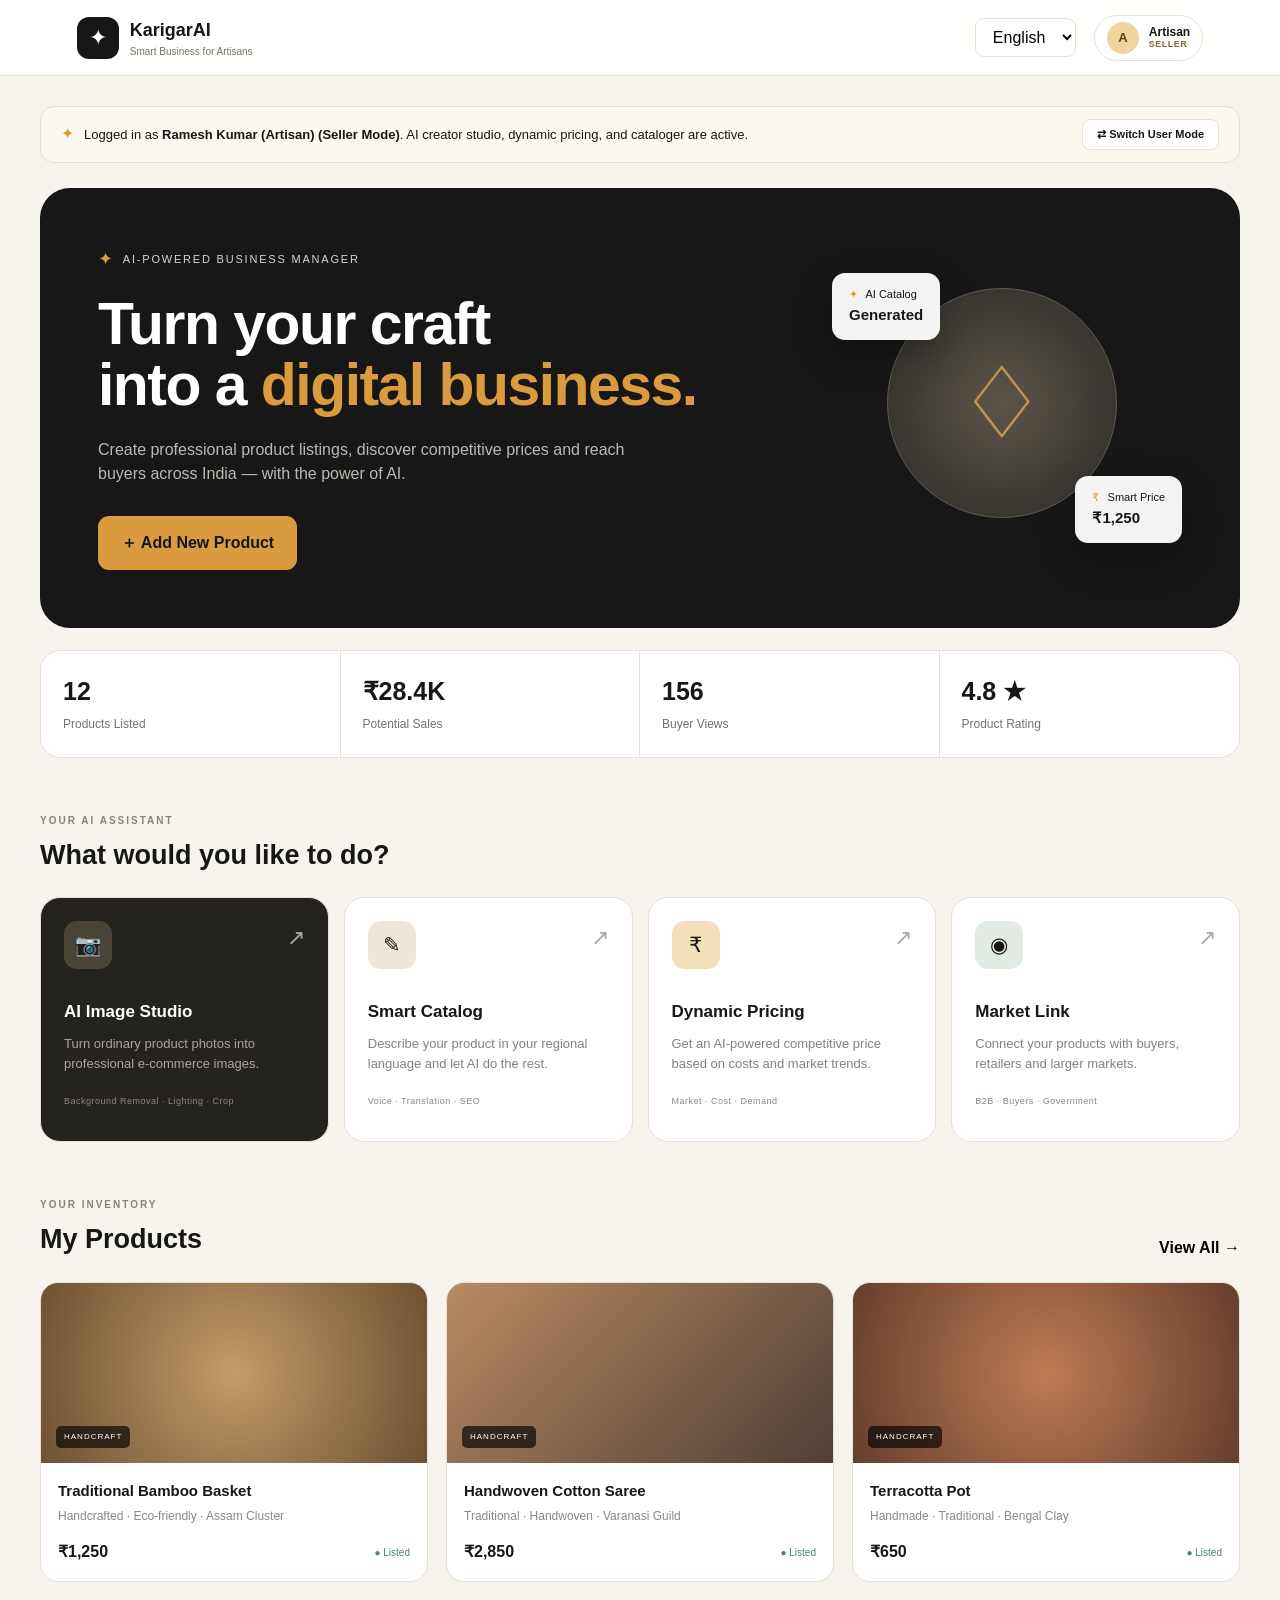
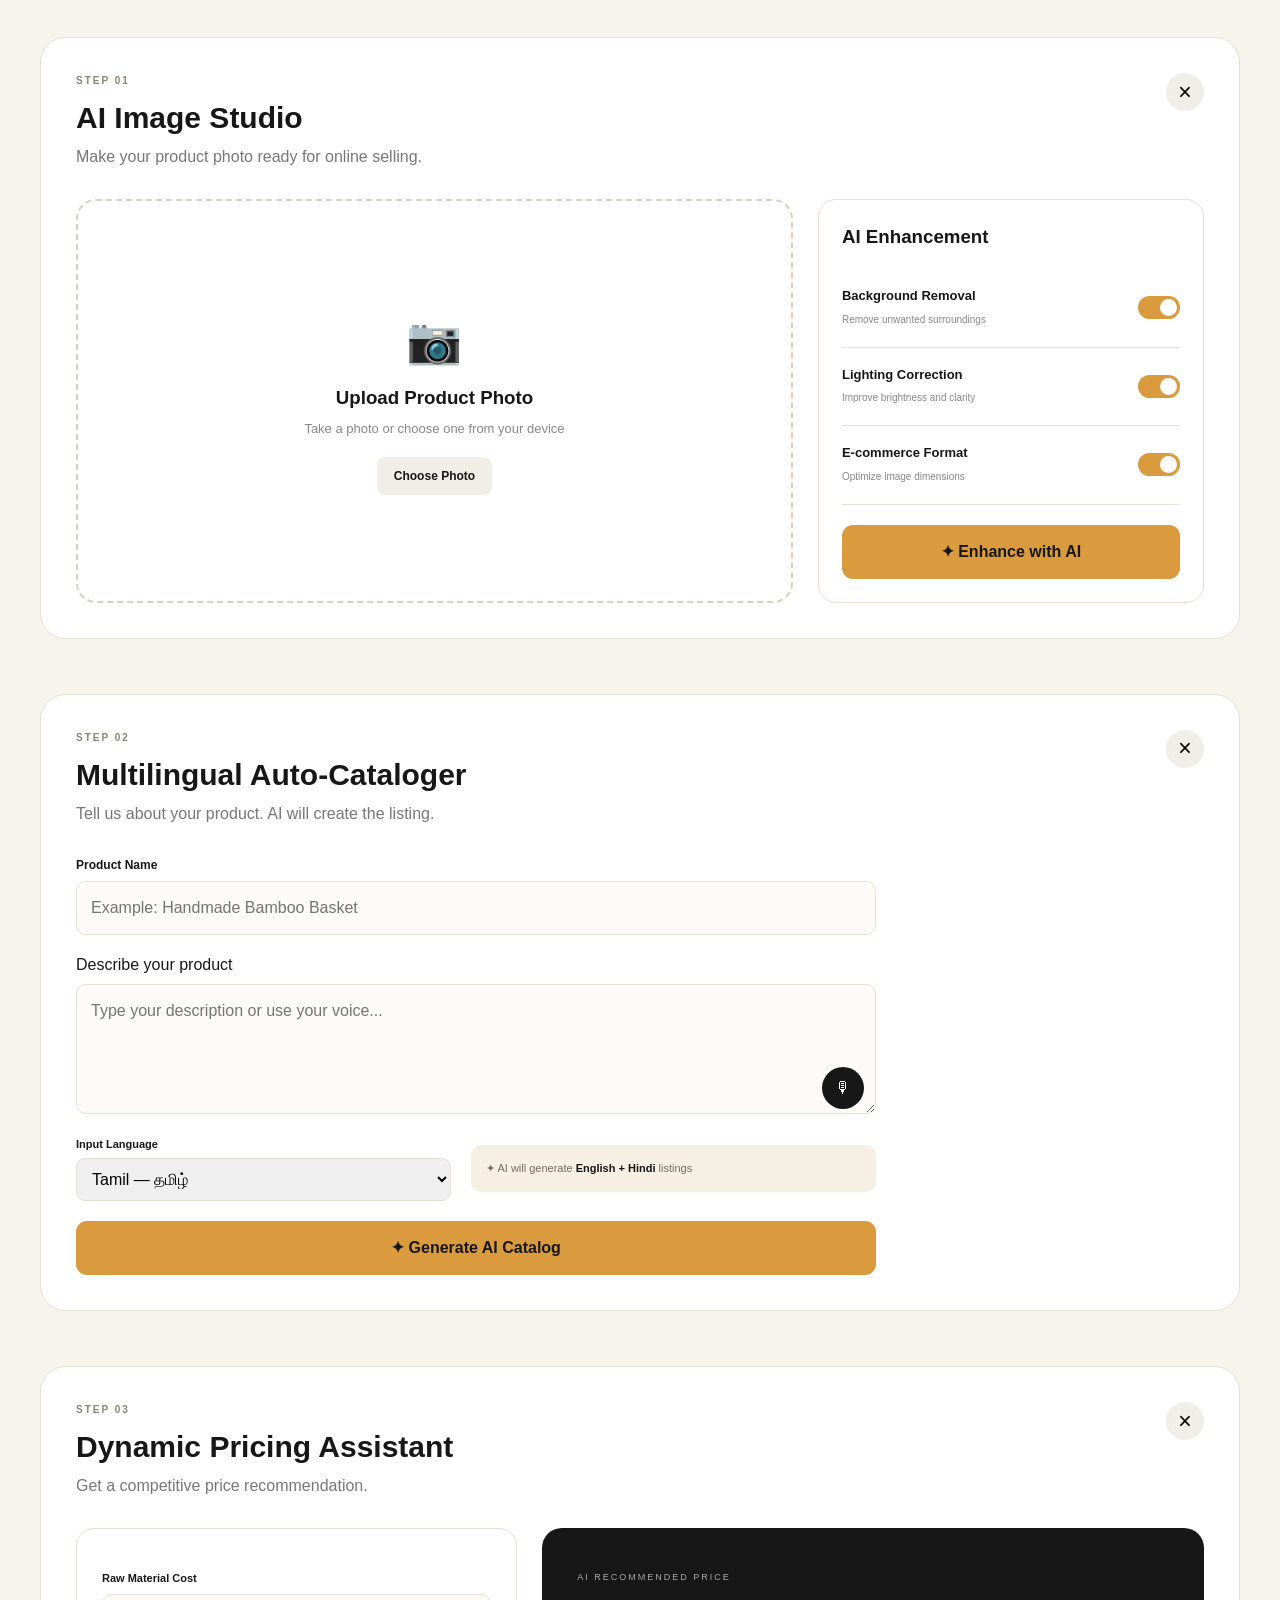
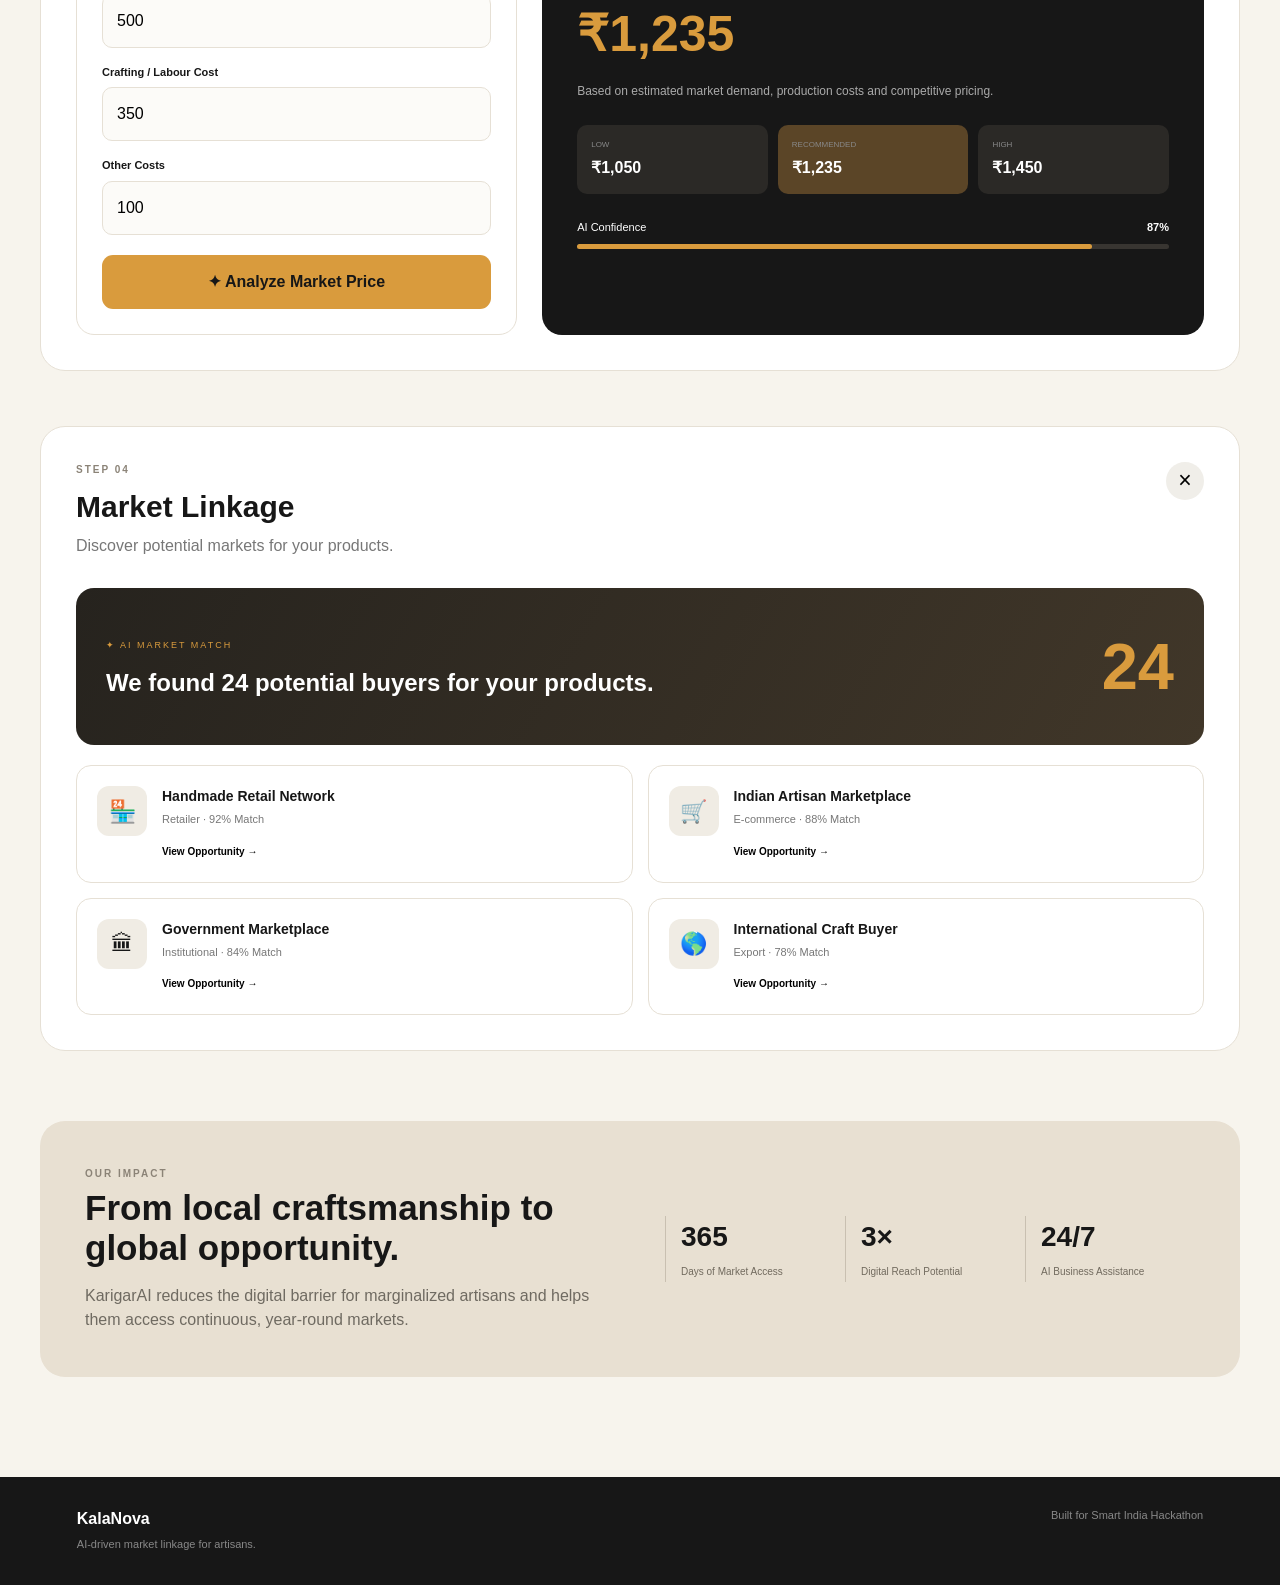
<file: index.html>
<!DOCTYPE html>
<html lang="en">
<head>
    <meta charset="UTF-8">
    <meta name="viewport" content="width=device-width, initial-scale=1.0">

    <title>KarigarAI | Smart Business for Artisans</title>

    <link rel="stylesheet" href="style.css">
</head>

<body>

<!-- ================= HEADER ================= -->

<header class="navbar">

    <div class="brand">
        <div class="brand-icon">✦</div>

        <div>
            <h2>KarigarAI</h2>
            <span>Smart Business for Artisans</span>
        </div>
    </div>

    <div class="nav-right">

        <select id="languageSelect">
            <option value="en">English</option>
            <option value="hi">हिन्दी</option>
            <option value="ta">தமிழ்</option>
        </select>

        <div class="profile" onclick="openAuthModal()" title="Click to switch user role / profile">
            <div class="profile-avatar" id="headerAvatar">A</div>
            <div class="profile-meta">
                <span class="user-name" id="headerUserName">Artisan</span>
                <span class="user-role-badge" id="headerRoleBadge">Seller</span>
            </div>
        </div>

    </div>

</header>


<!-- ================= MAIN ================= -->

<main>


<!-- ================= ROLE CONTEXT BANNER ================= -->

<div class="role-notification" id="roleNotification">
    <div class="role-notif-content">
        <span class="notif-icon" id="notifIcon">✦</span>
        <span id="roleNotifText">Logged in as <strong>Artisan (Seller Mode)</strong>. AI business tools are active.</span>
    </div>
    <button class="switch-role-btn" onclick="openAuthModal()">
        ⇄ Switch User Mode
    </button>
</div>


<!-- ================= HERO ================= -->

<section class="hero" id="heroSection">

    <div class="hero-content">

        <div class="ai-label" id="heroBadge">
            <span>✦</span>
            AI-POWERED BUSINESS MANAGER
        </div>

        <h1 id="heroTitle">
            Turn your craft<br>
            into a <span>digital business.</span>
        </h1>

        <p id="heroSubtitle">
            Create professional product listings,
            discover competitive prices and reach
            buyers across India — with the power of AI.
        </p>

        <button class="primary-btn" id="heroActionBtn" onclick="handleHeroAction()">
            <span>＋</span>
            Add New Product
        </button>

    </div>


    <div class="hero-visual">

        <div class="floating-card card-one" id="heroCardOne">
            <span>✦</span>
            AI Catalog
            <strong>Generated</strong>
        </div>

        <div class="artisan-circle">
            <div class="craft-symbol">♢</div>
        </div>

        <div class="floating-card card-two" id="heroCardTwo">
            <span>₹</span>
            Smart Price
            <strong>₹1,250</strong>
        </div>

    </div>

</section>


<!-- ================= SELLER ONLY: STATS ================= -->

<section class="stats seller-only" id="sellerStats">

    <div>
        <strong>12</strong>
        <span>Products Listed</span>
    </div>

    <div>
        <strong>₹28.4K</strong>
        <span>Potential Sales</span>
    </div>

    <div>
        <strong>156</strong>
        <span>Buyer Views</span>
    </div>

    <div>
        <strong>4.8 ★</strong>
        <span>Product Rating</span>
    </div>

</section>


<!-- ================= SELLER ONLY: QUICK ACTIONS ================= -->

<section class="section seller-only" id="sellerQuickActions">

    <div class="section-heading">

        <div>
            <p class="eyebrow">YOUR AI ASSISTANT</p>
            <h2>What would you like to do?</h2>
        </div>

    </div>


    <div class="action-grid">


        <div class="action-card featured" onclick="openStudio()">

            <div class="action-top">

                <div class="action-icon camera">
                    📷
                </div>

                <span class="arrow">↗</span>

            </div>

            <h3>AI Image Studio</h3>

            <p>
                Turn ordinary product photos into
                professional e-commerce images.
            </p>

            <div class="feature-tag">
                Background Removal · Lighting · Crop
            </div>

        </div>


        <div class="action-card" onclick="openCatalog()">

            <div class="action-top">

                <div class="action-icon catalog">
                    ✎
                </div>

                <span class="arrow">↗</span>

            </div>

            <h3>Smart Catalog</h3>

            <p>
                Describe your product in your
                regional language and let AI do the rest.
            </p>

            <div class="feature-tag">
                Voice · Translation · SEO
            </div>

        </div>


        <div class="action-card" onclick="openPricing()">

            <div class="action-top">

                <div class="action-icon pricing">
                    ₹
                </div>

                <span class="arrow">↗</span>

            </div>

            <h3>Dynamic Pricing</h3>

            <p>
                Get an AI-powered competitive price
                based on costs and market trends.
            </p>

            <div class="feature-tag">
                Market · Cost · Demand
            </div>

        </div>


        <div class="action-card" onclick="openMarket()">

            <div class="action-top">

                <div class="action-icon market">
                    ◉
                </div>

                <span class="arrow">↗</span>

            </div>

            <h3>Market Link</h3>

            <p>
                Connect your products with buyers,
                retailers and larger markets.
            </p>

            <div class="feature-tag">
                B2B · Buyers · Government
            </div>

        </div>

    </div>

</section>


<!-- ================= BUYER ONLY: SEARCH & CATEGORY FILTER ================= -->

<section class="section buyer-only hidden" id="buyerFilterSection">

    <div class="buyer-filter-card">

        <div class="search-bar-wrap">
            <span class="search-icon">🔍</span>
            <input type="text" id="buyerSearchInput" placeholder="Search authentic handmade crafts (e.g. bamboo, silk saree, clay pot)..." oninput="filterBuyerProducts()">
        </div>

        <div class="category-pills">
            <button class="pill active" onclick="setCategoryFilter('all', this)">All Crafts</button>
            <button class="pill" onclick="setCategoryFilter('bamboo', this)">🎋 Bamboo & Cane</button>
            <button class="pill" onclick="setCategoryFilter('textile', this)">🧵 Handloom & Silk</button>
            <button class="pill" onclick="setCategoryFilter('pottery', this)">🏺 Clay & Terracotta</button>
            <button class="pill" onclick="setCategoryFilter('metal', this)">🪔 Brass & Metal</button>
        </div>

    </div>

</section>


<!-- ================= PRODUCTS SECTION (Available Products for Buyer / Inventory for Seller) ================= -->

<section class="section" id="productsSection">

    <div class="section-heading">

        <div>
            <p class="eyebrow" id="inventoryEyebrow">YOUR INVENTORY</p>
            <h2 id="inventoryTitle">My Products</h2>
        </div>

        <div class="heading-actions">
            <button class="text-btn" id="viewAllBtn">
                View All →
            </button>
        </div>

    </div>


    <div class="products" id="productsGrid">

        <!-- Product 1 -->
        <div class="product-card" data-category="bamboo" data-name="Traditional Bamboo Basket">

            <div class="product-image basket">
                <span>HANDCRAFT</span>
                <span class="stock-badge buyer-only hidden">In Stock: 45 pcs</span>
            </div>

            <div class="product-info">

                <h3>Traditional Bamboo Basket</h3>

                <p>Handcrafted · Eco-friendly · Assam Cluster</p>

                <div class="product-bottom">

                    <strong>₹1,250</strong>

                    <span class="status seller-only">
                        ● Listed
                    </span>

                    <button class="buy-btn buyer-only hidden" onclick="orderProduct('Traditional Bamboo Basket', '₹1,250')">
                        Order Now 🛍
                    </button>

                </div>

            </div>

        </div>


        <!-- Product 2 -->
        <div class="product-card" data-category="textile" data-name="Handwoven Cotton Saree">

            <div class="product-image textile">
                <span>HANDCRAFT</span>
                <span class="stock-badge buyer-only hidden">In Stock: 18 pcs</span>
            </div>

            <div class="product-info">

                <h3>Handwoven Cotton Saree</h3>

                <p>Traditional · Handwoven · Varanasi Guild</p>

                <div class="product-bottom">

                    <strong>₹2,850</strong>

                    <span class="status seller-only">
                        ● Listed
                    </span>

                    <button class="buy-btn buyer-only hidden" onclick="orderProduct('Handwoven Cotton Saree', '₹2,850')">
                        Order Now 🛍
                    </button>

                </div>

            </div>

        </div>


        <!-- Product 3 -->
        <div class="product-card" data-category="pottery" data-name="Terracotta Pot">

            <div class="product-image pottery">
                <span>HANDCRAFT</span>
                <span class="stock-badge buyer-only hidden">In Stock: 60 pcs</span>
            </div>

            <div class="product-info">

                <h3>Terracotta Pot</h3>

                <p>Handmade · Traditional · Bengal Clay</p>

                <div class="product-bottom">

                    <strong>₹650</strong>

                    <span class="status seller-only">
                        ● Listed
                    </span>

                    <button class="buy-btn buyer-only hidden" onclick="orderProduct('Terracotta Pot', '₹650')">
                        Order Now 🛍
                    </button>

                </div>

            </div>

        </div>


        <!-- Product 4 (Buyer Extra) -->
        <div class="product-card buyer-only hidden" data-category="metal" data-name="Handcrafted Brass Diya Lamp">

            <div class="product-image brass">
                <span>HANDCRAFT</span>
                <span class="stock-badge">In Stock: 30 pcs</span>
            </div>

            <div class="product-info">

                <h3>Handcrafted Brass Diya Lamp</h3>

                <p>Traditional · Pure Brass · Moradabad Craft</p>

                <div class="product-bottom">

                    <strong>₹1,850</strong>

                    <button class="buy-btn" onclick="orderProduct('Handcrafted Brass Diya Lamp', '₹1,850')">
                        Order Now 🛍
                    </button>

                </div>

            </div>

        </div>


        <!-- Product 5 (Buyer Extra) -->
        <div class="product-card buyer-only hidden" data-category="pottery" data-name="Jaipur Blue Pottery Floral Vase">

            <div class="product-image blue-pottery">
                <span>HANDCRAFT</span>
                <span class="stock-badge">In Stock: 22 pcs</span>
            </div>

            <div class="product-info">

                <h3>Jaipur Blue Pottery Vase</h3>

                <p>Hand-painted · Glazed Quartz · Rajasthan</p>

                <div class="product-bottom">

                    <strong>₹1,450</strong>

                    <button class="buy-btn" onclick="orderProduct('Jaipur Blue Pottery Vase', '₹1,450')">
                        Order Now 🛍
                    </button>

                </div>

            </div>

        </div>


        <!-- Product 6 (Buyer Extra) -->
        <div class="product-card buyer-only hidden" data-category="bamboo" data-name="Cane Handcrafted Fruit Tray">

            <div class="product-image cane-tray">
                <span>HANDCRAFT</span>
                <span class="stock-badge">In Stock: 40 pcs</span>
            </div>

            <div class="product-info">

                <h3>Cane Handcrafted Fruit Tray</h3>

                <p>Organic Cane · Eco-Friendly · Tripura</p>

                <div class="product-bottom">

                    <strong>₹890</strong>

                    <button class="buy-btn" onclick="orderProduct('Cane Handcrafted Fruit Tray', '₹890')">
                        Order Now 🛍
                    </button>

                </div>

            </div>

        </div>

    </div>

</section>


<!-- ================= BUYER ONLY: DIRECT ARTISAN CLUSTER SOURCING ================= -->

<section class="section buyer-only hidden" id="buyerSourcingSection">

    <div class="section-heading">

        <div>
            <p class="eyebrow">B2B DIRECT SOURCING</p>
            <h2>Verified Artisan Clusters</h2>
        </div>

        <button class="text-btn" onclick="requestBulkQuote()">
            Request Custom Bulk Quote →
        </button>

    </div>


    <div class="buyer-sourcing-grid">

        <div class="sourcing-card">
            <div class="sourcing-badge">✦ VERIFIED CLUSTER</div>
            <div class="sourcing-img basket-thumb"></div>
            <h3>Assam Bamboo Craft Cooperative</h3>
            <p>45 Master Weavers · Guwahati, Assam</p>
            <div class="sourcing-stats">
                <span>Min Order: <strong>20 pcs</strong></span>
                <span>Lead Time: <strong>7 days</strong></span>
            </div>
            <button class="sourcing-btn" onclick="contactArtisan('Assam Bamboo Craft Cooperative')">
                Contact Cooperative & Order
            </button>
        </div>

        <div class="sourcing-card">
            <div class="sourcing-badge">✦ VERIFIED CLUSTER</div>
            <div class="sourcing-img textile-thumb"></div>
            <h3>Varanasi Handloom Weavers Guild</h3>
            <p>60 Traditional Looms · Varanasi, UP</p>
            <div class="sourcing-stats">
                <span>Min Order: <strong>10 pcs</strong></span>
                <span>Lead Time: <strong>10 days</strong></span>
            </div>
            <button class="sourcing-btn" onclick="contactArtisan('Varanasi Handloom Weavers Guild')">
                Contact Cooperative & Order
            </button>
        </div>

        <div class="sourcing-card">
            <div class="sourcing-badge">✦ VERIFIED CLUSTER</div>
            <div class="sourcing-img pottery-thumb"></div>
            <h3>Bankura Terracotta Potter Guild</h3>
            <p>35 Master Potters · Bishnupur, WB</p>
            <div class="sourcing-stats">
                <span>Min Order: <strong>50 pcs</strong></span>
                <span>Lead Time: <strong>5 days</strong></span>
            </div>
            <button class="sourcing-btn" onclick="contactArtisan('Bankura Terracotta Potter Guild')">
                Contact Cooperative & Order
            </button>
        </div>

    </div>

</section>


<!-- ================= SELLER WORKSPACES ================= -->

<!-- ================= AI STUDIO ================= -->

<section id="studio" class="workspace seller-only hidden">

    <div class="workspace-header">

        <div>
            <p class="eyebrow">STEP 01</p>
            <h2>AI Image Studio</h2>
            <p>
                Make your product photo ready for online selling.
            </p>
        </div>

        <button class="close-btn" onclick="closeWorkspace()">×</button>

    </div>


    <div class="studio-layout">

        <label class="upload-area">

            <input
                type="file"
                id="imageInput"
                accept="image/*"
                onchange="previewImage(event)"
            >

            <div id="uploadMessage">

                <div class="upload-icon">📷</div>

                <h3>Upload Product Photo</h3>

                <p>
                    Take a photo or choose one from your device
                </p>

                <span class="upload-button">
                    Choose Photo
                </span>

            </div>

            <img id="preview" class="image-preview hidden">

        </label>


        <div class="ai-tools">

            <h3>AI Enhancement</h3>

            <div class="tool">

                <div>
                    <strong>Background Removal</strong>
                    <small>Remove unwanted surroundings</small>
                </div>

                <label class="switch">
                    <input type="checkbox" id="bgRemovalToggle" checked>
                    <span></span>
                </label>

            </div>


            <div class="tool">

                <div>
                    <strong>Lighting Correction</strong>
                    <small>Improve brightness and clarity</small>
                </div>

                <label class="switch">
                    <input type="checkbox" id="lightingToggle" checked>
                    <span></span>
                </label>

            </div>


            <div class="tool">

                <div>
                    <strong>E-commerce Format</strong>
                    <small>Optimize image dimensions</small>
                </div>

                <label class="switch">
                    <input type="checkbox" id="ecommerceToggle" checked>
                    <span></span>
                </label>

            </div>


            <button
                class="primary-btn full"
                onclick="enhanceImage()"
            >
                ✦ Enhance with AI
            </button>

        </div>

    </div>

</section>


<!-- ================= CATALOG ================= -->

<section id="catalog" class="workspace seller-only hidden">

    <div class="workspace-header">

        <div>
            <p class="eyebrow">STEP 02</p>
            <h2>Multilingual Auto-Cataloger</h2>
            <p>
                Tell us about your product. AI will create the listing.
            </p>
        </div>

        <button class="close-btn" onclick="closeWorkspace()">×</button>

    </div>


    <div class="catalog-input">

        <label>Product Name</label>

        <input
            id="productName"
            type="text"
            placeholder="Example: Handmade Bamboo Basket"
        >


        <div style="display: flex; justify-content: space-between; align-items: center; margin: 18px 0 7px;">
            <label style="margin: 0;">Describe your product</label>
            <span id="voiceTranslatingState" class="voice-translating hidden">✦ Translating...</span>
        </div>

        <div class="voice-box">

            <textarea
                id="productDescription"
                placeholder="Type your description or use your voice..."
            ></textarea>

            <button
                class="mic-btn"
                onclick="startVoice()"
            >
                🎙
            </button>

        </div>


        <div class="language-row">

            <div>

                <span>Input Language</span>

                <select id="inputLanguage">

                    <option value="ta-IN">
                        Tamil — தமிழ்
                    </option>

                    <option value="hi-IN">
                        Hindi — हिन्दी
                    </option>

                    <option value="te-IN">
                        Telugu — తెలుగు
                    </option>

                    <option value="en-IN">
                        English
                    </option>

                </select>

            </div>


            <div class="ai-translation">
                ✦ AI will generate
                <strong>English + Hindi</strong>
                listings
            </div>

        </div>


        <button
            class="primary-btn full"
            onclick="generateCatalog()"
        >
            ✦ Generate AI Catalog
        </button>

    </div>


    <div id="catalogResult" class="catalog-result hidden">

        <div class="result-header">
            <span class="ai-badge">AI GENERATED</span>
            <h3 id="resultName">
                Handmade Bamboo Basket
            </h3>
        </div>


        <div class="description-box">

            <div>
                <span>ENGLISH</span>
                <p id="englishDescription"></p>
            </div>


            <div>
                <span>हिन्दी</span>
                <p id="hindiDescription"></p>
            </div>

        </div>


        <div>

            <span class="label">SEO KEYWORDS</span>

            <div class="tags" id="keywordTags"></div>

        </div>

    </div>

</section>


<!-- ================= PRICING ================= -->

<section id="pricing" class="workspace seller-only hidden">

    <div class="workspace-header">

        <div>
            <p class="eyebrow">STEP 03</p>
            <h2>Dynamic Pricing Assistant</h2>
            <p>
                Get a competitive price recommendation.
            </p>
        </div>

        <button class="close-btn" onclick="closeWorkspace()">×</button>

    </div>


    <div class="pricing-layout">


        <div class="cost-form">

            <label>Raw Material Cost</label>

            <input
                type="number"
                id="materialCost"
                value="500"
            >


            <label>Crafting / Labour Cost</label>

            <input
                type="number"
                id="labourCost"
                value="350"
            >


            <label>Other Costs</label>

            <input
                type="number"
                id="otherCost"
                value="100"
            >


            <button
                class="primary-btn full"
                onclick="calculatePrice()"
            >
                ✦ Analyze Market Price
            </button>

        </div>


        <div class="price-result">

            <span>AI RECOMMENDED PRICE</span>

            <h1 id="recommendedPrice">
                ₹1,235
            </h1>

            <p>
                Based on estimated market demand,
                production costs and competitive pricing.
            </p>


            <div class="price-range">

                <div>
                    <small>LOW</small>
                    <strong>₹1,050</strong>
                </div>

                <div class="recommended">
                    <small>RECOMMENDED</small>
                    <strong>₹1,235</strong>
                </div>

                <div>
                    <small>HIGH</small>
                    <strong>₹1,450</strong>
                </div>

            </div>


            <div class="confidence">
                <span>AI Confidence</span>
                <strong>87%</strong>
            </div>

            <div class="progress">
                <div></div>
            </div>

        </div>

    </div>

</section>


<!-- ================= MARKET LINK ================= -->

<section id="market" class="workspace seller-only hidden">

    <div class="workspace-header">

        <div>
            <p class="eyebrow">STEP 04</p>
            <h2>Market Linkage</h2>
            <p>
                Discover potential markets for your products.
            </p>
        </div>

        <button class="close-btn" onclick="closeWorkspace()">×</button>

    </div>


    <div class="market-banner">

        <div>

            <span>✦ AI MARKET MATCH</span>

            <h2>
                We found 24 potential buyers
                for your products.
            </h2>

        </div>

        <strong>24</strong>

    </div>


    <div class="buyer-grid">


        <div class="buyer-card">

            <div class="buyer-icon">🏪</div>

            <div>

                <h3>Handmade Retail Network</h3>

                <p>
                    Retailer · 92% Match
                </p>

                <button>View Opportunity →</button>

            </div>

        </div>


        <div class="buyer-card">

            <div class="buyer-icon">🛒</div>

            <div>

                <h3>Indian Artisan Marketplace</h3>

                <p>
                    E-commerce · 88% Match
                </p>

                <button>View Opportunity →</button>

            </div>

        </div>


        <div class="buyer-card">

            <div class="buyer-icon">🏛</div>

            <div>

                <h3>Government Marketplace</h3>

                <p>
                    Institutional · 84% Match
                </p>

                <button>View Opportunity →</button>

            </div>

        </div>


        <div class="buyer-card">

            <div class="buyer-icon">🌎</div>

            <div>

                <h3>International Craft Buyer</h3>

                <p>
                    Export · 78% Match
                </p>

                <button>View Opportunity →</button>

            </div>

        </div>

    </div>

</section>


<!-- ================= IMPACT ================= -->

<section class="impact">

    <div class="impact-text">

        <p class="eyebrow">OUR IMPACT</p>

        <h2>
            From local craftsmanship
            to global opportunity.
        </h2>

        <p>
            KarigarAI reduces the digital barrier for
            marginalized artisans and helps them access
            continuous, year-round markets.
        </p>

    </div>


    <div class="impact-stats">

        <div>
            <strong>365</strong>
            <span>Days of Market Access</span>
        </div>

        <div>
            <strong>3×</strong>
            <span>Digital Reach Potential</span>
        </div>

        <div>
            <strong>24/7</strong>
            <span>AI Business Assistance</span>
        </div>

    </div>

</section>


</main>


<!-- ================= LOGIN / ROLE MODAL ================= -->

<div class="modal-overlay hidden" id="authModal">

    <div class="modal-card">

        <button class="modal-close" onclick="closeAuthModal()">×</button>

        <div class="modal-brand">
            <span class="modal-brand-icon">✦</span>
            <h2>Welcome to KarigarAI</h2>
            <p>Select your user role to access personalized tools</p>
        </div>

        <!-- Role Selector Tabs -->
        <div class="role-selector">

            <div class="role-card active" id="roleCardSeller" onclick="selectRole('seller')">
                <div class="role-icon">✦</div>
                <div class="role-info">
                    <strong>Artisan / Seller</strong>
                    <small>AI Studio, Smart Catalog, Dynamic Pricing & Inventory</small>
                </div>
            </div>

            <div class="role-card" id="roleCardBuyer" onclick="selectRole('buyer')">
                <div class="role-icon">🛍</div>
                <div class="role-info">
                    <strong>Buyer / Retailer</strong>
                    <small>Browse Available Products, Wholesale Sourcing & Direct Orders</small>
                </div>
            </div>

        </div>

        <!-- Login Form -->
        <form class="auth-form" onsubmit="handleAuthSubmit(event)">

            <label id="authNameLabel">Your Name / Business Name</label>
            <input type="text" id="authUserName" value="Ramesh Kumar (Artisan)" required>

            <label id="authContactLabel">Mobile Number / Email</label>
            <input type="text" id="authUserContact" value="+91 98765 43210" required>

            <div class="quick-demo-accounts">
                <span>One-Click Demo Login:</span>
                <div class="demo-buttons">
                    <button type="button" class="demo-btn" onclick="quickLogin('seller')">✦ Artisan (Seller)</button>
                    <button type="button" class="demo-btn" onclick="quickLogin('buyer')">🛍 Retailer (Buyer)</button>
                </div>
            </div>

            <button type="submit" class="primary-btn full" id="authSubmitBtn">
                ✦ Enter KarigarAI as Seller
            </button>

        </form>

    </div>

</div>


<!-- ================= ORDER / INQUIRY MODAL (Buyer Action) ================= -->

<div class="modal-overlay hidden" id="orderModal">

    <div class="modal-card">

        <button class="modal-close" onclick="closeOrderModal()">×</button>

        <div class="modal-brand">
            <span class="modal-brand-icon">🛍</span>
            <h2 id="orderModalTitle">Order Authentic Craft</h2>
            <p id="orderModalSubtitle">Direct maker fulfillment with verified authenticity</p>
        </div>

        <form class="auth-form" onsubmit="handleOrderSubmit(event)">

            <label>Product</label>
            <input type="text" id="orderProductName" readonly>

            <div style="display: grid; grid-template-columns: 1fr 1fr; gap: 12px;">
                <div>
                    <label>Price</label>
                    <input type="text" id="orderProductPrice" readonly>
                </div>
                <div>
                    <label>Quantity</label>
                    <input type="number" id="orderQuantity" value="1" min="1" max="1000" required>
                </div>
            </div>

            <label>Delivery Address / Shipping Location</label>
            <input type="text" id="orderAddress" placeholder="e.g. 124, Craft Avenue, Connaught Place, New Delhi" required>

            <button type="submit" class="primary-btn full" style="margin-top: 20px;">
                Confirm Order & Connect with Artisan
            </button>

        </form>

    </div>

</div>


<!-- ================= ARTISAN DETAILS MODAL (Opens after confirming order) ================= -->

<div class="modal-overlay hidden" id="artisanDetailsModal">

    <div class="modal-card">

        <button class="modal-close" onclick="closeArtisanModal()">×</button>

        <div class="modal-brand">
            <span class="modal-brand-icon">🎉</span>
            <h2>Order Placed & Connected!</h2>
            <p>Your order details have been shared with the artisan.</p>
        </div>

        <div class="artisan-info-card" style="background: #f9f9f9; padding: 15px; border-radius: 8px; margin: 15px 0; border: 1px solid #eee;">
            <h3 style="margin-bottom: 5px; color: #111;">Ramesh Kumar (Master Artisan)</h3>
            <p style="margin: 4px 0; color: #555;">📍 Assam Craft Cluster, India</p>
            <p style="margin: 4px 0; color: #555;">📞 <strong>Phone:</strong> +91 9080397187</p>
        </div>

        <div style="display: flex; flex-direction: column; gap: 10px;">
            <!-- Direct WhatsApp Link Button -->
            <a id="whatsappLink" href="https://wa.me/919080397187?text=Hello%20Ramesh%20Kumar,%20I%20have%20placed%20an%20order%20on%20KarigarAI!" target="_blank" style="background: #25D366; color: white; text-align: center; padding: 12px; text-decoration: none; border-radius: 6px; font-weight: bold; display: flex; align-items: center; justify-content: center; gap: 8px;">
                💬 Chat on WhatsApp
            </a>

            <button onclick="closeArtisanModal()" class="primary-btn full" style="background: #666;">
                Done
            </button>
        </div>

    </div>

</div>


<!-- ================= FOOTER ================= -->

<footer>

    <div>
        <strong>KalaNova</strong>
        <span>AI-driven market linkage for artisans.</span>
    </div>

    <p>
        Built for Smart India Hackathon
    </p>

</footer>


<script src="script.js"></script>

</body>
</html>
</file>
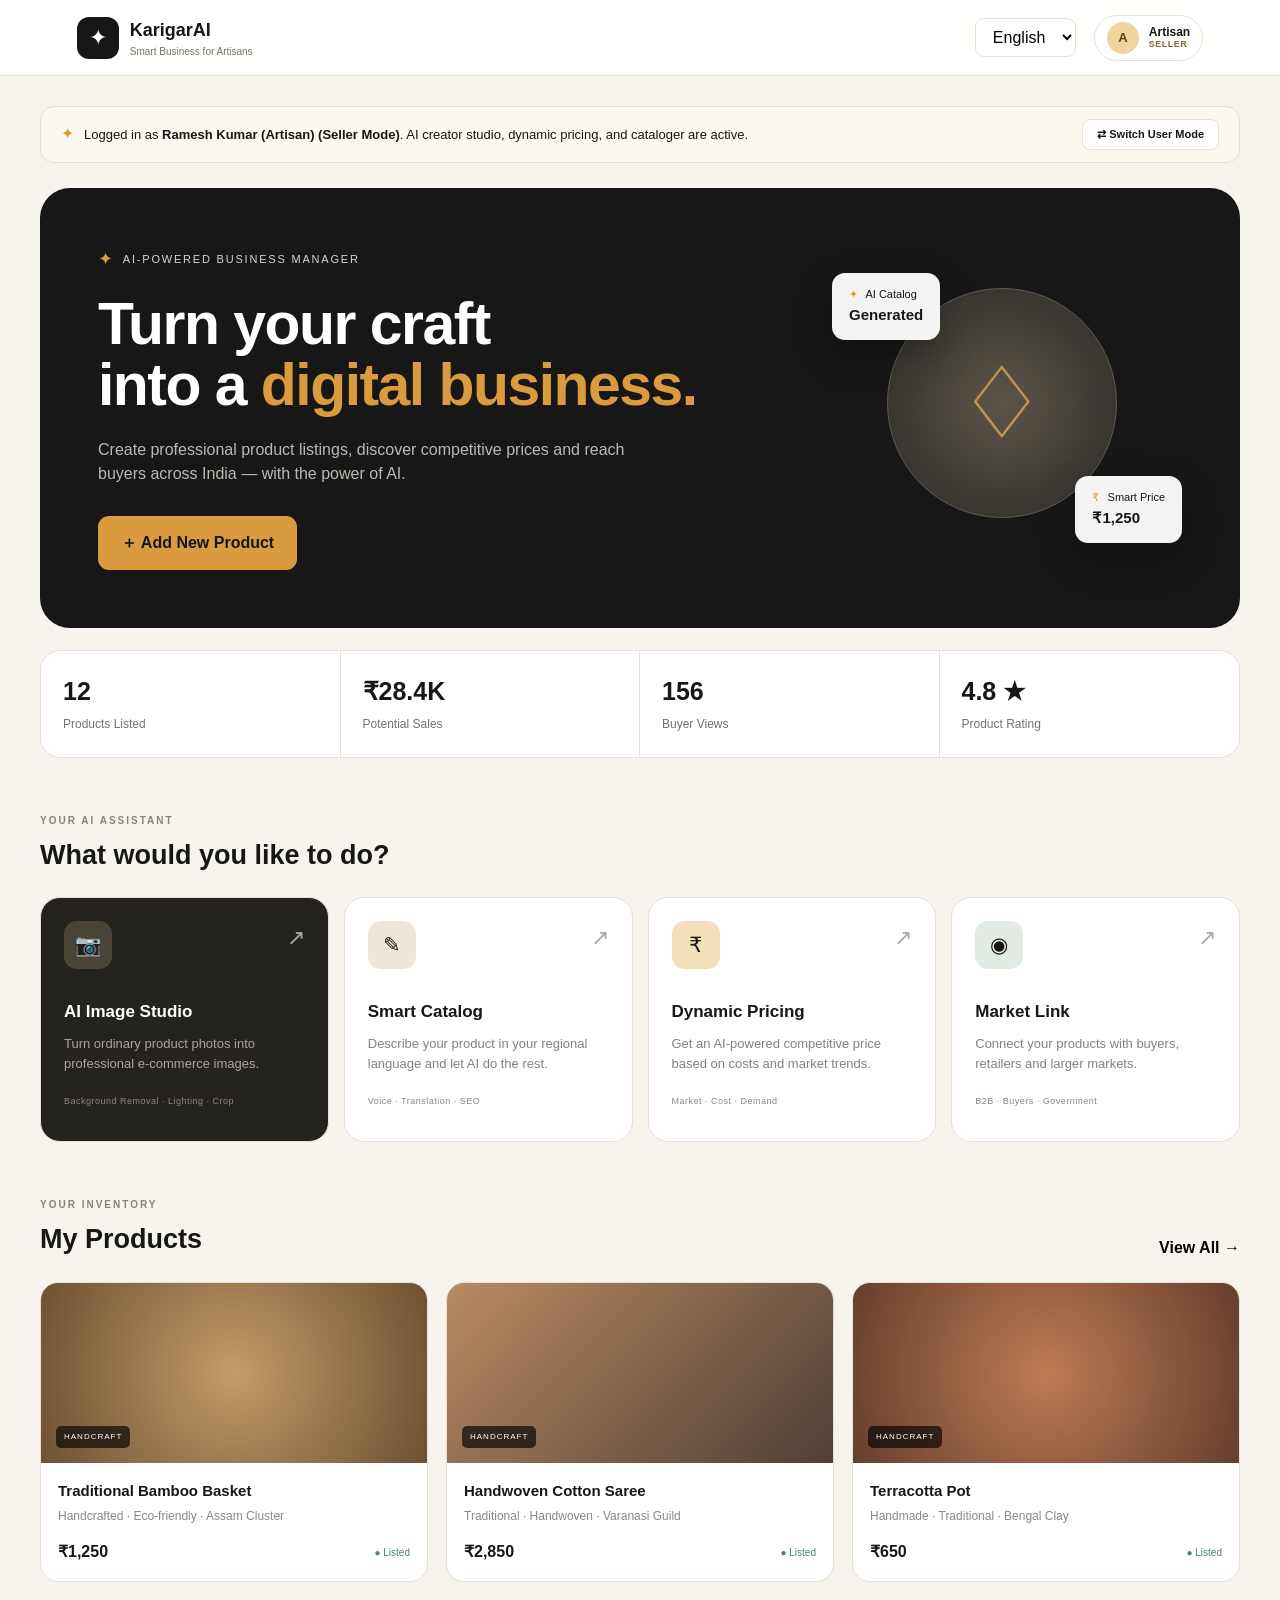
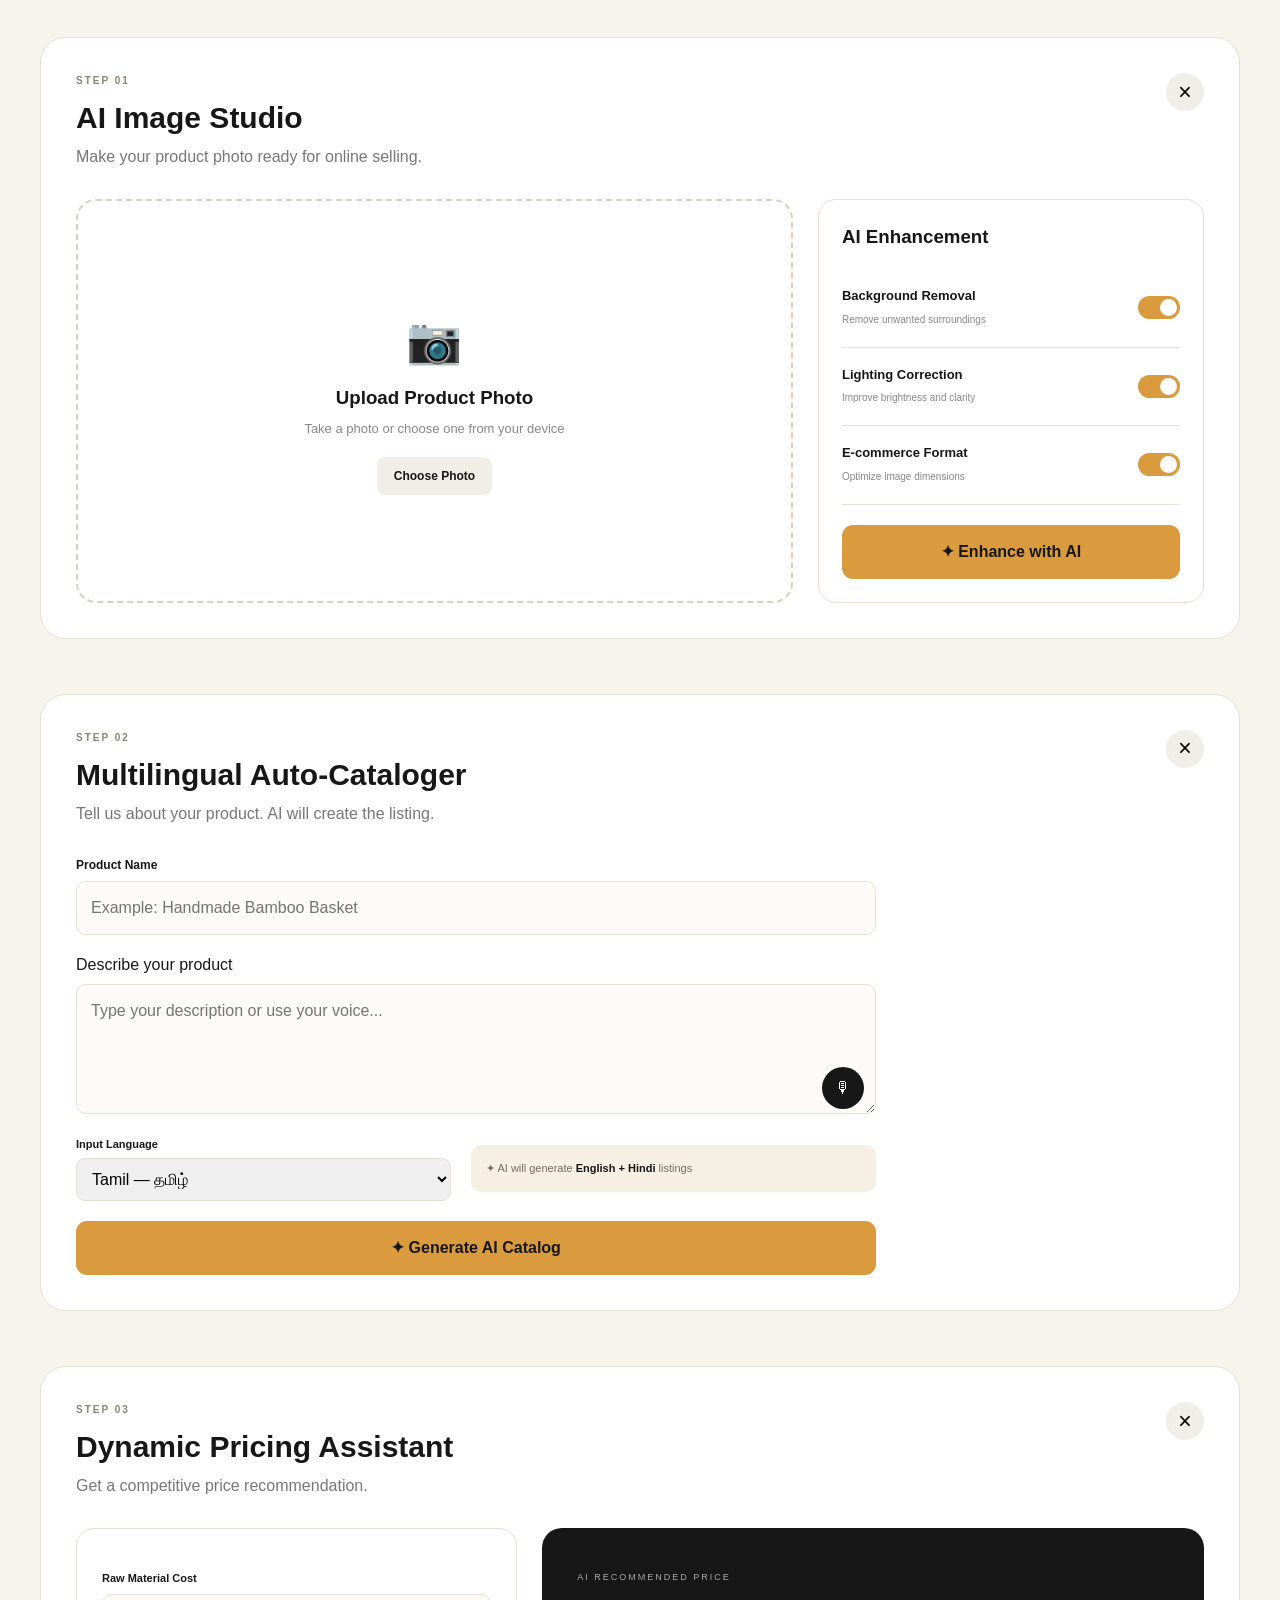
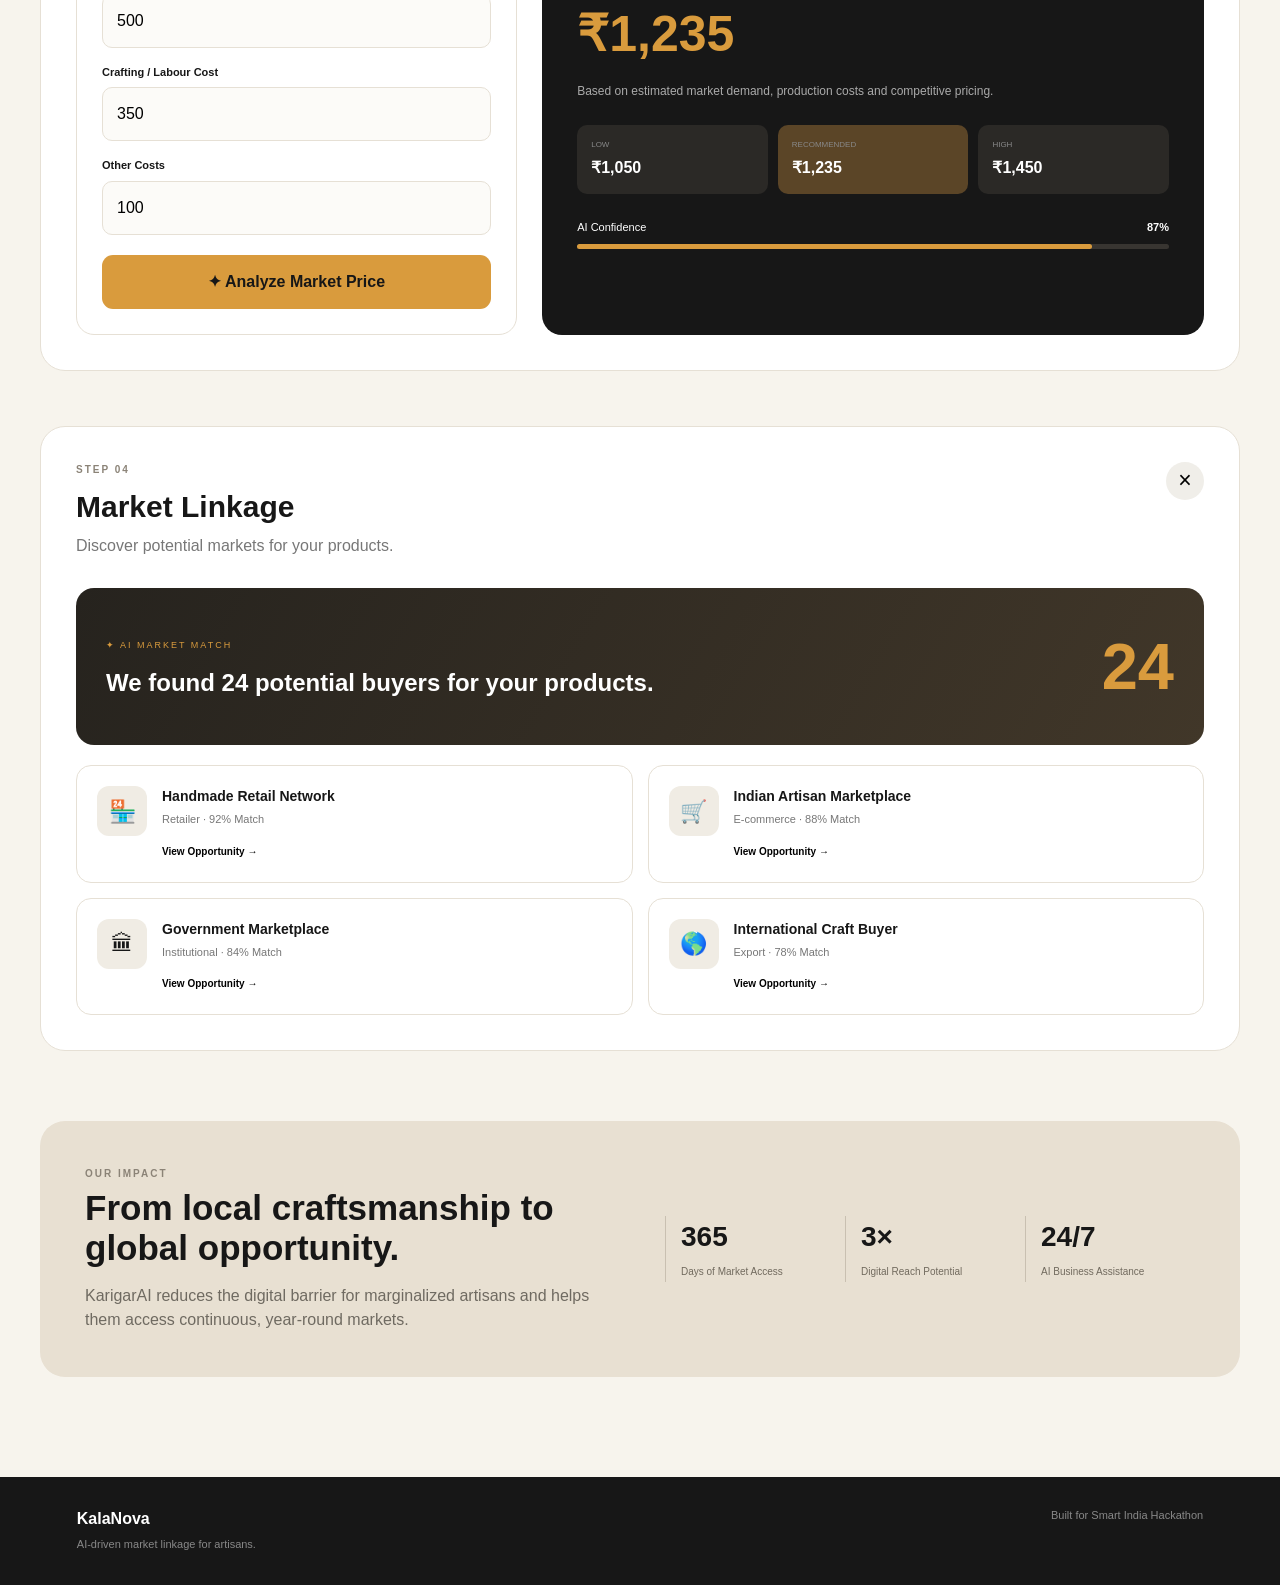
<file: www/index.html>
<!DOCTYPE html>
<html lang="en">
<head>
    <meta charset="UTF-8">
    <meta name="viewport" content="width=device-width, initial-scale=1.0">

    <title>KarigarAI | Smart Business for Artisans</title>

    <link rel="stylesheet" href="style.css">
</head>

<body>

<!-- ================= HEADER ================= -->

<header class="navbar">

    <div class="brand">
        <div class="brand-icon">✦</div>

        <div>
            <h2>KarigarAI</h2>
            <span>Smart Business for Artisans</span>
        </div>
    </div>

    <div class="nav-right">

        <select id="languageSelect">
            <option value="en">English</option>
            <option value="hi">हिन्दी</option>
            <option value="ta">தமிழ்</option>
        </select>

        <div class="profile" onclick="openAuthModal()" title="Click to switch user role / profile">
            <div class="profile-avatar" id="headerAvatar">A</div>
            <div class="profile-meta">
                <span class="user-name" id="headerUserName">Artisan</span>
                <span class="user-role-badge" id="headerRoleBadge">Seller</span>
            </div>
        </div>

    </div>

</header>


<!-- ================= MAIN ================= -->

<main>


<!-- ================= ROLE CONTEXT BANNER ================= -->

<div class="role-notification" id="roleNotification">
    <div class="role-notif-content">
        <span class="notif-icon" id="notifIcon">✦</span>
        <span id="roleNotifText">Logged in as <strong>Artisan (Seller Mode)</strong>. AI business tools are active.</span>
    </div>
    <button class="switch-role-btn" onclick="openAuthModal()">
        ⇄ Switch User Mode
    </button>
</div>


<!-- ================= HERO ================= -->

<section class="hero" id="heroSection">

    <div class="hero-content">

        <div class="ai-label" id="heroBadge">
            <span>✦</span>
            AI-POWERED BUSINESS MANAGER
        </div>

        <h1 id="heroTitle">
            Turn your craft<br>
            into a <span>digital business.</span>
        </h1>

        <p id="heroSubtitle">
            Create professional product listings,
            discover competitive prices and reach
            buyers across India — with the power of AI.
        </p>

        <button class="primary-btn" id="heroActionBtn" onclick="handleHeroAction()">
            <span>＋</span>
            Add New Product
        </button>

    </div>


    <div class="hero-visual">

        <div class="floating-card card-one" id="heroCardOne">
            <span>✦</span>
            AI Catalog
            <strong>Generated</strong>
        </div>

        <div class="artisan-circle">
            <div class="craft-symbol">♢</div>
        </div>

        <div class="floating-card card-two" id="heroCardTwo">
            <span>₹</span>
            Smart Price
            <strong>₹1,250</strong>
        </div>

    </div>

</section>


<!-- ================= SELLER ONLY: STATS ================= -->

<section class="stats seller-only" id="sellerStats">

    <div>
        <strong>12</strong>
        <span>Products Listed</span>
    </div>

    <div>
        <strong>₹28.4K</strong>
        <span>Potential Sales</span>
    </div>

    <div>
        <strong>156</strong>
        <span>Buyer Views</span>
    </div>

    <div>
        <strong>4.8 ★</strong>
        <span>Product Rating</span>
    </div>

</section>


<!-- ================= SELLER ONLY: QUICK ACTIONS ================= -->

<section class="section seller-only" id="sellerQuickActions">

    <div class="section-heading">

        <div>
            <p class="eyebrow">YOUR AI ASSISTANT</p>
            <h2>What would you like to do?</h2>
        </div>

    </div>


    <div class="action-grid">


        <div class="action-card featured" onclick="openStudio()">

            <div class="action-top">

                <div class="action-icon camera">
                    📷
                </div>

                <span class="arrow">↗</span>

            </div>

            <h3>AI Image Studio</h3>

            <p>
                Turn ordinary product photos into
                professional e-commerce images.
            </p>

            <div class="feature-tag">
                Background Removal · Lighting · Crop
            </div>

        </div>


        <div class="action-card" onclick="openCatalog()">

            <div class="action-top">

                <div class="action-icon catalog">
                    ✎
                </div>

                <span class="arrow">↗</span>

            </div>

            <h3>Smart Catalog</h3>

            <p>
                Describe your product in your
                regional language and let AI do the rest.
            </p>

            <div class="feature-tag">
                Voice · Translation · SEO
            </div>

        </div>


        <div class="action-card" onclick="openPricing()">

            <div class="action-top">

                <div class="action-icon pricing">
                    ₹
                </div>

                <span class="arrow">↗</span>

            </div>

            <h3>Dynamic Pricing</h3>

            <p>
                Get an AI-powered competitive price
                based on costs and market trends.
            </p>

            <div class="feature-tag">
                Market · Cost · Demand
            </div>

        </div>


        <div class="action-card" onclick="openMarket()">

            <div class="action-top">

                <div class="action-icon market">
                    ◉
                </div>

                <span class="arrow">↗</span>

            </div>

            <h3>Market Link</h3>

            <p>
                Connect your products with buyers,
                retailers and larger markets.
            </p>

            <div class="feature-tag">
                B2B · Buyers · Government
            </div>

        </div>

    </div>

</section>


<!-- ================= BUYER ONLY: SEARCH & CATEGORY FILTER ================= -->

<section class="section buyer-only hidden" id="buyerFilterSection">

    <div class="buyer-filter-card">

        <div class="search-bar-wrap">
            <span class="search-icon">🔍</span>
            <input type="text" id="buyerSearchInput" placeholder="Search authentic handmade crafts (e.g. bamboo, silk saree, clay pot)..." oninput="filterBuyerProducts()">
        </div>

        <div class="category-pills">
            <button class="pill active" onclick="setCategoryFilter('all', this)">All Crafts</button>
            <button class="pill" onclick="setCategoryFilter('bamboo', this)">🎋 Bamboo & Cane</button>
            <button class="pill" onclick="setCategoryFilter('textile', this)">🧵 Handloom & Silk</button>
            <button class="pill" onclick="setCategoryFilter('pottery', this)">🏺 Clay & Terracotta</button>
            <button class="pill" onclick="setCategoryFilter('metal', this)">🪔 Brass & Metal</button>
        </div>

    </div>

</section>


<!-- ================= PRODUCTS SECTION (Available Products for Buyer / Inventory for Seller) ================= -->

<section class="section" id="productsSection">

    <div class="section-heading">

        <div>
            <p class="eyebrow" id="inventoryEyebrow">YOUR INVENTORY</p>
            <h2 id="inventoryTitle">My Products</h2>
        </div>

        <div class="heading-actions">
            <button class="text-btn" id="viewAllBtn">
                View All →
            </button>
        </div>

    </div>


    <div class="products" id="productsGrid">

        <!-- Product 1 -->
        <div class="product-card" data-category="bamboo" data-name="Traditional Bamboo Basket">

            <div class="product-image basket">
                <span>HANDCRAFT</span>
                <span class="stock-badge buyer-only hidden">In Stock: 45 pcs</span>
            </div>

            <div class="product-info">

                <h3>Traditional Bamboo Basket</h3>

                <p>Handcrafted · Eco-friendly · Assam Cluster</p>

                <div class="product-bottom">

                    <strong>₹1,250</strong>

                    <span class="status seller-only">
                        ● Listed
                    </span>

                    <button class="buy-btn buyer-only hidden" onclick="orderProduct('Traditional Bamboo Basket', '₹1,250')">
                        Order Now 🛍
                    </button>

                </div>

            </div>

        </div>


        <!-- Product 2 -->
        <div class="product-card" data-category="textile" data-name="Handwoven Cotton Saree">

            <div class="product-image textile">
                <span>HANDCRAFT</span>
                <span class="stock-badge buyer-only hidden">In Stock: 18 pcs</span>
            </div>

            <div class="product-info">

                <h3>Handwoven Cotton Saree</h3>

                <p>Traditional · Handwoven · Varanasi Guild</p>

                <div class="product-bottom">

                    <strong>₹2,850</strong>

                    <span class="status seller-only">
                        ● Listed
                    </span>

                    <button class="buy-btn buyer-only hidden" onclick="orderProduct('Handwoven Cotton Saree', '₹2,850')">
                        Order Now 🛍
                    </button>

                </div>

            </div>

        </div>


        <!-- Product 3 -->
        <div class="product-card" data-category="pottery" data-name="Terracotta Pot">

            <div class="product-image pottery">
                <span>HANDCRAFT</span>
                <span class="stock-badge buyer-only hidden">In Stock: 60 pcs</span>
            </div>

            <div class="product-info">

                <h3>Terracotta Pot</h3>

                <p>Handmade · Traditional · Bengal Clay</p>

                <div class="product-bottom">

                    <strong>₹650</strong>

                    <span class="status seller-only">
                        ● Listed
                    </span>

                    <button class="buy-btn buyer-only hidden" onclick="orderProduct('Terracotta Pot', '₹650')">
                        Order Now 🛍
                    </button>

                </div>

            </div>

        </div>


        <!-- Product 4 (Buyer Extra) -->
        <div class="product-card buyer-only hidden" data-category="metal" data-name="Handcrafted Brass Diya Lamp">

            <div class="product-image brass">
                <span>HANDCRAFT</span>
                <span class="stock-badge">In Stock: 30 pcs</span>
            </div>

            <div class="product-info">

                <h3>Handcrafted Brass Diya Lamp</h3>

                <p>Traditional · Pure Brass · Moradabad Craft</p>

                <div class="product-bottom">

                    <strong>₹1,850</strong>

                    <button class="buy-btn" onclick="orderProduct('Handcrafted Brass Diya Lamp', '₹1,850')">
                        Order Now 🛍
                    </button>

                </div>

            </div>

        </div>


        <!-- Product 5 (Buyer Extra) -->
        <div class="product-card buyer-only hidden" data-category="pottery" data-name="Jaipur Blue Pottery Floral Vase">

            <div class="product-image blue-pottery">
                <span>HANDCRAFT</span>
                <span class="stock-badge">In Stock: 22 pcs</span>
            </div>

            <div class="product-info">

                <h3>Jaipur Blue Pottery Vase</h3>

                <p>Hand-painted · Glazed Quartz · Rajasthan</p>

                <div class="product-bottom">

                    <strong>₹1,450</strong>

                    <button class="buy-btn" onclick="orderProduct('Jaipur Blue Pottery Vase', '₹1,450')">
                        Order Now 🛍
                    </button>

                </div>

            </div>

        </div>


        <!-- Product 6 (Buyer Extra) -->
        <div class="product-card buyer-only hidden" data-category="bamboo" data-name="Cane Handcrafted Fruit Tray">

            <div class="product-image cane-tray">
                <span>HANDCRAFT</span>
                <span class="stock-badge">In Stock: 40 pcs</span>
            </div>

            <div class="product-info">

                <h3>Cane Handcrafted Fruit Tray</h3>

                <p>Organic Cane · Eco-Friendly · Tripura</p>

                <div class="product-bottom">

                    <strong>₹890</strong>

                    <button class="buy-btn" onclick="orderProduct('Cane Handcrafted Fruit Tray', '₹890')">
                        Order Now 🛍
                    </button>

                </div>

            </div>

        </div>

    </div>

</section>


<!-- ================= BUYER ONLY: DIRECT ARTISAN CLUSTER SOURCING ================= -->

<section class="section buyer-only hidden" id="buyerSourcingSection">

    <div class="section-heading">

        <div>
            <p class="eyebrow">B2B DIRECT SOURCING</p>
            <h2>Verified Artisan Clusters</h2>
        </div>

        <button class="text-btn" onclick="requestBulkQuote()">
            Request Custom Bulk Quote →
        </button>

    </div>


    <div class="buyer-sourcing-grid">

        <div class="sourcing-card">
            <div class="sourcing-badge">✦ VERIFIED CLUSTER</div>
            <div class="sourcing-img basket-thumb"></div>
            <h3>Assam Bamboo Craft Cooperative</h3>
            <p>45 Master Weavers · Guwahati, Assam</p>
            <div class="sourcing-stats">
                <span>Min Order: <strong>20 pcs</strong></span>
                <span>Lead Time: <strong>7 days</strong></span>
            </div>
            <button class="sourcing-btn" onclick="contactArtisan('Assam Bamboo Craft Cooperative')">
                Contact Cooperative & Order
            </button>
        </div>

        <div class="sourcing-card">
            <div class="sourcing-badge">✦ VERIFIED CLUSTER</div>
            <div class="sourcing-img textile-thumb"></div>
            <h3>Varanasi Handloom Weavers Guild</h3>
            <p>60 Traditional Looms · Varanasi, UP</p>
            <div class="sourcing-stats">
                <span>Min Order: <strong>10 pcs</strong></span>
                <span>Lead Time: <strong>10 days</strong></span>
            </div>
            <button class="sourcing-btn" onclick="contactArtisan('Varanasi Handloom Weavers Guild')">
                Contact Cooperative & Order
            </button>
        </div>

        <div class="sourcing-card">
            <div class="sourcing-badge">✦ VERIFIED CLUSTER</div>
            <div class="sourcing-img pottery-thumb"></div>
            <h3>Bankura Terracotta Potter Guild</h3>
            <p>35 Master Potters · Bishnupur, WB</p>
            <div class="sourcing-stats">
                <span>Min Order: <strong>50 pcs</strong></span>
                <span>Lead Time: <strong>5 days</strong></span>
            </div>
            <button class="sourcing-btn" onclick="contactArtisan('Bankura Terracotta Potter Guild')">
                Contact Cooperative & Order
            </button>
        </div>

    </div>

</section>


<!-- ================= SELLER WORKSPACES ================= -->

<!-- ================= AI STUDIO ================= -->

<section id="studio" class="workspace seller-only hidden">

    <div class="workspace-header">

        <div>
            <p class="eyebrow">STEP 01</p>
            <h2>AI Image Studio</h2>
            <p>
                Make your product photo ready for online selling.
            </p>
        </div>

        <button class="close-btn" onclick="closeWorkspace()">×</button>

    </div>


    <div class="studio-layout">

        <label class="upload-area">

            <input
                type="file"
                id="imageInput"
                accept="image/*"
                onchange="previewImage(event)"
            >

            <div id="uploadMessage">

                <div class="upload-icon">📷</div>

                <h3>Upload Product Photo</h3>

                <p>
                    Take a photo or choose one from your device
                </p>

                <span class="upload-button">
                    Choose Photo
                </span>

            </div>

            <img id="preview" class="image-preview hidden">

        </label>


        <div class="ai-tools">

            <h3>AI Enhancement</h3>

            <div class="tool">

                <div>
                    <strong>Background Removal</strong>
                    <small>Remove unwanted surroundings</small>
                </div>

                <label class="switch">
                    <input type="checkbox" id="bgRemovalToggle" checked>
                    <span></span>
                </label>

            </div>


            <div class="tool">

                <div>
                    <strong>Lighting Correction</strong>
                    <small>Improve brightness and clarity</small>
                </div>

                <label class="switch">
                    <input type="checkbox" id="lightingToggle" checked>
                    <span></span>
                </label>

            </div>


            <div class="tool">

                <div>
                    <strong>E-commerce Format</strong>
                    <small>Optimize image dimensions</small>
                </div>

                <label class="switch">
                    <input type="checkbox" id="ecommerceToggle" checked>
                    <span></span>
                </label>

            </div>


            <button
                class="primary-btn full"
                onclick="enhanceImage()"
            >
                ✦ Enhance with AI
            </button>

        </div>

    </div>

</section>


<!-- ================= CATALOG ================= -->

<section id="catalog" class="workspace seller-only hidden">

    <div class="workspace-header">

        <div>
            <p class="eyebrow">STEP 02</p>
            <h2>Multilingual Auto-Cataloger</h2>
            <p>
                Tell us about your product. AI will create the listing.
            </p>
        </div>

        <button class="close-btn" onclick="closeWorkspace()">×</button>

    </div>


    <div class="catalog-input">

        <label>Product Name</label>

        <input
            id="productName"
            type="text"
            placeholder="Example: Handmade Bamboo Basket"
        >


        <div style="display: flex; justify-content: space-between; align-items: center; margin: 18px 0 7px;">
            <label style="margin: 0;">Describe your product</label>
            <span id="voiceTranslatingState" class="voice-translating hidden">✦ Translating...</span>
        </div>

        <div class="voice-box">

            <textarea
                id="productDescription"
                placeholder="Type your description or use your voice..."
            ></textarea>

            <button
                class="mic-btn"
                onclick="startVoice()"
            >
                🎙
            </button>

        </div>


        <div class="language-row">

            <div>

                <span>Input Language</span>

                <select id="inputLanguage">

                    <option value="ta-IN">
                        Tamil — தமிழ்
                    </option>

                    <option value="hi-IN">
                        Hindi — हिन्दी
                    </option>

                    <option value="te-IN">
                        Telugu — తెలుగు
                    </option>

                    <option value="en-IN">
                        English
                    </option>

                </select>

            </div>


            <div class="ai-translation">
                ✦ AI will generate
                <strong>English + Hindi</strong>
                listings
            </div>

        </div>


        <button
            class="primary-btn full"
            onclick="generateCatalog()"
        >
            ✦ Generate AI Catalog
        </button>

    </div>


    <div id="catalogResult" class="catalog-result hidden">

        <div class="result-header">
            <span class="ai-badge">AI GENERATED</span>
            <h3 id="resultName">
                Handmade Bamboo Basket
            </h3>
        </div>


        <div class="description-box">

            <div>
                <span>ENGLISH</span>
                <p id="englishDescription"></p>
            </div>


            <div>
                <span>हिन्दी</span>
                <p id="hindiDescription"></p>
            </div>

        </div>


        <div>

            <span class="label">SEO KEYWORDS</span>

            <div class="tags" id="keywordTags"></div>

        </div>

    </div>

</section>


<!-- ================= PRICING ================= -->

<section id="pricing" class="workspace seller-only hidden">

    <div class="workspace-header">

        <div>
            <p class="eyebrow">STEP 03</p>
            <h2>Dynamic Pricing Assistant</h2>
            <p>
                Get a competitive price recommendation.
            </p>
        </div>

        <button class="close-btn" onclick="closeWorkspace()">×</button>

    </div>


    <div class="pricing-layout">


        <div class="cost-form">

            <label>Raw Material Cost</label>

            <input
                type="number"
                id="materialCost"
                value="500"
            >


            <label>Crafting / Labour Cost</label>

            <input
                type="number"
                id="labourCost"
                value="350"
            >


            <label>Other Costs</label>

            <input
                type="number"
                id="otherCost"
                value="100"
            >


            <button
                class="primary-btn full"
                onclick="calculatePrice()"
            >
                ✦ Analyze Market Price
            </button>

        </div>


        <div class="price-result">

            <span>AI RECOMMENDED PRICE</span>

            <h1 id="recommendedPrice">
                ₹1,235
            </h1>

            <p>
                Based on estimated market demand,
                production costs and competitive pricing.
            </p>


            <div class="price-range">

                <div>
                    <small>LOW</small>
                    <strong>₹1,050</strong>
                </div>

                <div class="recommended">
                    <small>RECOMMENDED</small>
                    <strong>₹1,235</strong>
                </div>

                <div>
                    <small>HIGH</small>
                    <strong>₹1,450</strong>
                </div>

            </div>


            <div class="confidence">
                <span>AI Confidence</span>
                <strong>87%</strong>
            </div>

            <div class="progress">
                <div></div>
            </div>

        </div>

    </div>

</section>


<!-- ================= MARKET LINK ================= -->

<section id="market" class="workspace seller-only hidden">

    <div class="workspace-header">

        <div>
            <p class="eyebrow">STEP 04</p>
            <h2>Market Linkage</h2>
            <p>
                Discover potential markets for your products.
            </p>
        </div>

        <button class="close-btn" onclick="closeWorkspace()">×</button>

    </div>


    <div class="market-banner">

        <div>

            <span>✦ AI MARKET MATCH</span>

            <h2>
                We found 24 potential buyers
                for your products.
            </h2>

        </div>

        <strong>24</strong>

    </div>


    <div class="buyer-grid">


        <div class="buyer-card">

            <div class="buyer-icon">🏪</div>

            <div>

                <h3>Handmade Retail Network</h3>

                <p>
                    Retailer · 92% Match
                </p>

                <button>View Opportunity →</button>

            </div>

        </div>


        <div class="buyer-card">

            <div class="buyer-icon">🛒</div>

            <div>

                <h3>Indian Artisan Marketplace</h3>

                <p>
                    E-commerce · 88% Match
                </p>

                <button>View Opportunity →</button>

            </div>

        </div>


        <div class="buyer-card">

            <div class="buyer-icon">🏛</div>

            <div>

                <h3>Government Marketplace</h3>

                <p>
                    Institutional · 84% Match
                </p>

                <button>View Opportunity →</button>

            </div>

        </div>


        <div class="buyer-card">

            <div class="buyer-icon">🌎</div>

            <div>

                <h3>International Craft Buyer</h3>

                <p>
                    Export · 78% Match
                </p>

                <button>View Opportunity →</button>

            </div>

        </div>

    </div>

</section>


<!-- ================= IMPACT ================= -->

<section class="impact">

    <div class="impact-text">

        <p class="eyebrow">OUR IMPACT</p>

        <h2>
            From local craftsmanship
            to global opportunity.
        </h2>

        <p>
            KarigarAI reduces the digital barrier for
            marginalized artisans and helps them access
            continuous, year-round markets.
        </p>

    </div>


    <div class="impact-stats">

        <div>
            <strong>365</strong>
            <span>Days of Market Access</span>
        </div>

        <div>
            <strong>3×</strong>
            <span>Digital Reach Potential</span>
        </div>

        <div>
            <strong>24/7</strong>
            <span>AI Business Assistance</span>
        </div>

    </div>

</section>


</main>


<!-- ================= LOGIN / ROLE MODAL ================= -->

<div class="modal-overlay hidden" id="authModal">

    <div class="modal-card">

        <button class="modal-close" onclick="closeAuthModal()">×</button>

        <div class="modal-brand">
            <span class="modal-brand-icon">✦</span>
            <h2>Welcome to KarigarAI</h2>
            <p>Select your user role to access personalized tools</p>
        </div>

        <!-- Role Selector Tabs -->
        <div class="role-selector">

            <div class="role-card active" id="roleCardSeller" onclick="selectRole('seller')">
                <div class="role-icon">✦</div>
                <div class="role-info">
                    <strong>Artisan / Seller</strong>
                    <small>AI Studio, Smart Catalog, Dynamic Pricing & Inventory</small>
                </div>
            </div>

            <div class="role-card" id="roleCardBuyer" onclick="selectRole('buyer')">
                <div class="role-icon">🛍</div>
                <div class="role-info">
                    <strong>Buyer / Retailer</strong>
                    <small>Browse Available Products, Wholesale Sourcing & Direct Orders</small>
                </div>
            </div>

        </div>

        <!-- Login Form -->
        <form class="auth-form" onsubmit="handleAuthSubmit(event)">

            <label id="authNameLabel">Your Name / Business Name</label>
            <input type="text" id="authUserName" value="Ramesh Kumar (Artisan)" required>

            <label id="authContactLabel">Mobile Number / Email</label>
            <input type="text" id="authUserContact" value="+91 98765 43210" required>

            <div class="quick-demo-accounts">
                <span>One-Click Demo Login:</span>
                <div class="demo-buttons">
                    <button type="button" class="demo-btn" onclick="quickLogin('seller')">✦ Artisan (Seller)</button>
                    <button type="button" class="demo-btn" onclick="quickLogin('buyer')">🛍 Retailer (Buyer)</button>
                </div>
            </div>

            <button type="submit" class="primary-btn full" id="authSubmitBtn">
                ✦ Enter KarigarAI as Seller
            </button>

        </form>

    </div>

</div>


<!-- ================= ORDER / INQUIRY MODAL (Buyer Action) ================= -->

<div class="modal-overlay hidden" id="orderModal">

    <div class="modal-card">

        <button class="modal-close" onclick="closeOrderModal()">×</button>

        <div class="modal-brand">
            <span class="modal-brand-icon">🛍</span>
            <h2 id="orderModalTitle">Order Authentic Craft</h2>
            <p id="orderModalSubtitle">Direct maker fulfillment with verified authenticity</p>
        </div>

        <form class="auth-form" onsubmit="handleOrderSubmit(event)">

            <label>Product</label>
            <input type="text" id="orderProductName" readonly>

            <div style="display: grid; grid-template-columns: 1fr 1fr; gap: 12px;">
                <div>
                    <label>Price</label>
                    <input type="text" id="orderProductPrice" readonly>
                </div>
                <div>
                    <label>Quantity</label>
                    <input type="number" id="orderQuantity" value="1" min="1" max="1000" required>
                </div>
            </div>

            <label>Delivery Address / Shipping Location</label>
            <input type="text" id="orderAddress" placeholder="e.g. 124, Craft Avenue, Connaught Place, New Delhi" required>

            <button type="submit" class="primary-btn full" style="margin-top: 20px;">
                Confirm Order & Connect with Artisan
            </button>

        </form>

    </div>

</div>


<!-- ================= FOOTER ================= -->

<footer>

    <div>
        <strong>KalaNova</strong>
        <span>AI-driven market linkage for artisans.</span>
    </div>

    <p>
        Built for Smart India Hackathon
    </p>

</footer>


<script src="script.js"></script>

</body>
</html>
</file>
<file: style.css>
* {
    box-sizing: border-box;
    margin: 0;
    padding: 0;
}


:root {

    --black: #171717;
    --dark: #22201d;
    --cream: #f7f4ed;
    --white: #ffffff;

    --gold: #d99b3d;
    --gold-light: #f1d39d;

    --border: #e6e0d5;
    --text-light: #77736b;

}


body {

    font-family:
        Inter,
        -apple-system,
        BlinkMacSystemFont,
        "Segoe UI",
        Arial,
        sans-serif;

    background: var(--cream);
    color: var(--black);

    line-height: 1.5;

}


button,
input,
textarea,
select {

    font: inherit;

}


button {

    cursor: pointer;

}


/* ================= NAVBAR ================= */

.navbar {

    height: 76px;

    background: rgba(255,255,255,.94);

    border-bottom:
        1px solid var(--border);

    display: flex;

    align-items: center;

    justify-content: space-between;

    padding: 0 6%;

    position: sticky;

    top: 0;

    z-index: 100;

    backdrop-filter: blur(12px);

}


.brand {

    display: flex;

    align-items: center;

    gap: 11px;

}


.brand-icon {

    width: 42px;

    height: 42px;

    background: var(--black);

    color: white;

    border-radius: 12px;

    display: flex;

    align-items: center;

    justify-content: center;

    font-size: 22px;

}


.brand h2 {

    font-size: 18px;

}


.brand span {

    display: block;

    color: var(--text-light);

    font-size: 10px;

}


.nav-right {

    display: flex;

    align-items: center;

    gap: 18px;

}


.nav-right select {

    border: 1px solid var(--border);

    background: white;

    padding: 9px 13px;

    border-radius: 9px;

}


.profile {

    display: flex;

    align-items: center;

    gap: 10px;

    font-size: 13px;

    padding: 6px 12px;

    border: 1px solid var(--border);

    border-radius: 30px;

    background: white;

    cursor: pointer;

    transition: .2s;

}

.profile:hover {

    background: #fdfbf7;

    border-color: var(--gold);

    box-shadow: 0 3px 10px rgba(0,0,0,.06);

}


.profile-avatar {

    width: 32px;

    height: 32px;

    background: var(--gold-light);

    border-radius: 50%;

    display: flex;

    align-items: center;

    justify-content: center;

    font-weight: bold;

    color: #5c411a;

}


.profile-meta {

    display: flex;

    flex-direction: column;

    line-height: 1.2;

}

.user-name {

    font-weight: 700;

    font-size: 12px;

}

.user-role-badge {

    font-size: 9px;

    font-weight: 800;

    letter-spacing: .5px;

    color: #8b6528;

    text-transform: uppercase;

}


/* ================= ROLE CONTEXT BANNER ================= */

.role-notification {

    background: #fbf8f0;

    border: 1px solid #ebdec5;

    border-radius: 14px;

    padding: 12px 20px;

    margin-bottom: 25px;

    display: flex;

    align-items: center;

    justify-content: space-between;

    font-size: 13px;

}

.role-notif-content {

    display: flex;

    align-items: center;

    gap: 10px;

}

.notif-icon {

    color: var(--gold);

    font-size: 16px;

}

.switch-role-btn {

    background: white;

    border: 1px solid var(--border);

    padding: 6px 14px;

    border-radius: 8px;

    font-size: 11px;

    font-weight: 700;

    color: var(--black);

    transition: .2s;

}

.switch-role-btn:hover {

    background: var(--black);

    color: white;

}


/* ================= MAIN ================= */

main {

    max-width: 1250px;

    margin: auto;

    padding: 30px 25px 50px;

}


/* ================= HERO ================= */

.hero {

    background: var(--black);

    color: white;

    border-radius: 30px;

    padding: 58px;

    min-height: 410px;

    display: flex;

    justify-content: space-between;

    align-items: center;

    overflow: hidden;

}


.hero-content {

    max-width: 650px;

}


.ai-label {

    display: inline-flex;

    align-items: center;

    gap: 8px;

    font-size: 11px;

    letter-spacing: 1.8px;

    color: #d9d5cc;

    margin-bottom: 20px;

}


.ai-label span {

    color: var(--gold);

    font-size: 18px;

}


.hero h1 {

    font-size: clamp(36px, 4.6vw, 60px);

    line-height: 1.05;

    letter-spacing: -1.5px;

    margin-bottom: 22px;

}


.hero h1 span {

    color: var(--gold);

}


.hero-content > p {

    max-width: 570px;

    color: #bdb9b1;

    font-size: 16px;

    margin-bottom: 30px;

}


/* ================= BUTTON ================= */

.primary-btn {

    border: none;

    background: var(--gold);

    color: #171717;

    padding: 15px 23px;

    border-radius: 11px;

    font-weight: 700;

    transition: .2s;

}


.primary-btn:hover {

    transform: translateY(-2px);

    box-shadow:
        0 8px 20px rgba(0,0,0,.15);

}


.full {

    width: 100%;

    margin-top: 20px;

}


/* ================= HERO VISUAL ================= */

.hero-visual {

    width: 350px;

    height: 300px;

    position: relative;

}


.artisan-circle {

    width: 230px;

    height: 230px;

    border-radius: 50%;

    background:
        radial-gradient(
            circle,
            #5c5549,
            #2b2926
        );

    border:
        1px solid #605a51;

    position: absolute;

    top: 30px;

    left: 55px;

    display: flex;

    align-items: center;

    justify-content: center;

}


.craft-symbol {

    font-size: 100px;

    color: #d8a754;

    opacity: .8;

}


.floating-card {

    position: absolute;

    z-index: 3;

    background: rgba(255,255,255,.95);

    color: var(--black);

    padding: 13px 17px;

    border-radius: 13px;

    box-shadow:
        0 15px 35px rgba(0,0,0,.25);

    font-size: 11px;

}


.floating-card strong {

    display: block;

    font-size: 15px;

    margin-top: 2px;

}


.floating-card span {

    color: var(--gold);

    margin-right: 5px;

}


.card-one {

    top: 15px;

    left: 0;

}


.card-two {

    bottom: 15px;

    right: 0;

}


/* ================= STATS ================= */

.stats {

    margin-top: 22px;

    background: white;

    border:
        1px solid var(--border);

    border-radius: 20px;

    display: grid;

    grid-template-columns:
        repeat(4,1fr);

}


.stats div {

    padding: 22px;

    border-right:
        1px solid var(--border);

}


.stats div:last-child {

    border-right: none;

}


.stats strong {

    display: block;

    font-size: 25px;

}


.stats span {

    color: var(--text-light);

    font-size: 12px;

}


/* ================= BUYER FILTER SECTION ================= */

.buyer-filter-card {

    background: white;

    border: 1px solid var(--border);

    border-radius: 18px;

    padding: 20px 25px;

    display: flex;

    flex-direction: column;

    gap: 15px;

    margin-top: 25px;

}

.search-bar-wrap {

    display: flex;

    align-items: center;

    gap: 12px;

    background: #fbf9f4;

    border: 1px solid var(--border);

    padding: 12px 18px;

    border-radius: 12px;

}

.search-icon {

    font-size: 18px;

}

.search-bar-wrap input {

    flex: 1;

    border: none;

    outline: none;

    background: transparent;

    font-size: 14px;

}

.category-pills {

    display: flex;

    flex-wrap: wrap;

    gap: 10px;

}

.pill {

    border: 1px solid var(--border);

    background: #f7f4ed;

    padding: 7px 16px;

    border-radius: 20px;

    font-size: 12px;

    font-weight: 700;

    color: #555;

    cursor: pointer;

    transition: .15s;

}

.pill:hover {

    background: #eee8db;

    color: var(--black);

}

.pill.active {

    background: var(--black);

    color: white;

    border-color: var(--black);

}


/* ================= SECTION ================= */

.section {

    margin-top: 55px;

}


.section-heading {

    display: flex;

    justify-content: space-between;

    align-items: end;

    margin-bottom: 22px;

}


.eyebrow {

    font-size: 10px;

    font-weight: 800;

    letter-spacing: 2px;

    color: #8b8377;

    margin-bottom: 7px;

}


.section-heading h2 {

    font-size: 27px;

}


.text-btn {

    border: none;

    background: none;

    font-weight: 700;

}


/* ================= ACTION GRID (SELLER ONLY) ================= */

.action-grid {

    display: grid;

    grid-template-columns:
        repeat(4,1fr);

    gap: 15px;

}


.action-card {

    background: white;

    border:
        1px solid var(--border);

    border-radius: 20px;

    padding: 23px;

    min-height: 245px;

    transition: .25s;

    cursor: pointer;

}


.action-card:hover {

    transform:
        translateY(-5px);

    box-shadow:
        0 15px 30px rgba(35,30,20,.08);

}


.action-card.featured {

    background: #25231f;

    color: white;

}


.action-top {

    display: flex;

    justify-content: space-between;

    margin-bottom: 30px;

}


.action-icon {

    width: 48px;

    height: 48px;

    border-radius: 13px;

    display: flex;

    align-items: center;

    justify-content: center;

    font-size: 21px;

}


.camera {

    background: #4a4338;

}


.catalog {

    background: #eee6d8;

}


.pricing {

    background: #f3dfb8;

}


.market {

    background: #e2ebe3;

}


.arrow {

    font-size: 22px;

    color: #aaa;

}


.action-card h3 {

    font-size: 17px;

    margin-bottom: 9px;

}


.action-card p {

    color: #85817a;

    font-size: 13px;

    line-height: 1.6;

}


.featured p {

    color: #aaa59c;

}


.feature-tag {

    margin-top: 20px;

    font-size: 9px;

    letter-spacing: .5px;

    color: #8c8579;

}


/* ================= PRODUCTS ================= */

.products {

    display: grid;

    grid-template-columns:
        repeat(3,1fr);

    gap: 18px;

}


.product-card {

    background: white;

    border:
        1px solid var(--border);

    border-radius: 18px;

    overflow: hidden;

    display: flex;

    flex-direction: column;

}


.product-image {

    height: 180px;

    position: relative;

    display: flex;

    align-items: end;

    justify-content: space-between;

    padding: 15px;

}


.product-image span {

    background: rgba(0,0,0,.65);

    color: white;

    font-size: 8px;

    letter-spacing: 1px;

    padding: 5px 8px;

    border-radius: 5px;

}

.stock-badge {

    background: rgba(43, 107, 61, 0.85) !important;

    font-weight: 700;

}


.basket {

    background:
        radial-gradient(
            circle at center,
            #c29c67,
            #6d5132
        );

}


.textile {

    background:
        linear-gradient(
            135deg,
            #b88b62,
            #513f36
        );

}


.pottery {

    background:
        radial-gradient(
            circle,
            #bd7b53,
            #663f2e
        );

}

.brass {

    background:
        radial-gradient(
            circle,
            #dfb75c,
            #775a18
        );

}

.blue-pottery {

    background:
        linear-gradient(
            135deg,
            #387799,
            #1e3b4d
        );

}

.cane-tray {

    background:
        radial-gradient(
            circle,
            #d6a766,
            #845a27
        );

}


.product-info {

    padding: 17px;

    flex: 1;

    display: flex;

    flex-direction: column;

    justify-content: space-between;

}


.product-info h3 {

    font-size: 15px;

    margin-bottom: 5px;

}


.product-info p {

    color: #888;

    font-size: 12px;

    margin-bottom: 15px;

}


.product-bottom {

    display: flex;

    justify-content: space-between;

    align-items: center;

    margin-top: auto;

}


.status {

    color: #4d865c;

    font-size: 10px;

}

.buy-btn {

    background: var(--gold);

    color: #171717;

    border: none;

    padding: 8px 14px;

    border-radius: 7px;

    font-size: 11px;

    font-weight: 700;

    transition: .15s;

}

.buy-btn:hover {

    background: #e2a84d;

    transform: scale(1.03);

}


/* ================= BUYER SOURCING GRID ================= */

.buyer-sourcing-
/* ================= BUYER SOURCING GRID ================= */

.buyer-sourcing-grid {

    display: grid;

    grid-template-columns: repeat(3, 1fr);

    gap: 20px;

}

.sourcing-card {

    background: white;

    border: 1px solid var(--border);

    border-radius: 18px;

    padding: 22px;

    position: relative;

    transition: .25s;

}

.sourcing-card:hover {

    transform: translateY(-4px);

    box-shadow: 0 15px 30px rgba(0,0,0,.06);

}

.sourcing-badge {

    display: inline-block;

    font-size: 8px;

    font-weight: 800;

    letter-spacing: 1px;

    background: #fbf2e1;

    color: #8b621e;

    padding: 4px 8px;

    border-radius: 5px;

    margin-bottom: 12px;

}

.sourcing-img {

    height: 120px;

    border-radius: 12px;

    margin-bottom: 15px;

}

.basket-thumb {

    background: radial-gradient(circle at center, #c29c67, #6d5132);

}

.textile-thumb {

    background: linear-gradient(135deg, #b88b62, #513f36);

}

.pottery-thumb {

    background: radial-gradient(circle, #bd7b53, #663f2e);

}

.sourcing-card h3 {

    font-size: 16px;

    margin-bottom: 4px;

}

.sourcing-card p {

    font-size: 12px;

    color: #777;

    margin-bottom: 15px;

}

.sourcing-stats {

    display: flex;

    justify-content: space-between;

    padding: 10px 0;

    border-top: 1px solid var(--border);

    border-bottom: 1px solid var(--border);

    font-size: 11px;

    color: #666;

    margin-bottom: 16px;

}

.sourcing-stats strong {

    color: var(--black);

}

.sourcing-btn {

    width: 100%;

    padding: 10px;

    background: var(--black);

    color: white;

    border: none;

    border-radius: 8px;

    font-size: 11px;

    font-weight: 700;

    transition: .2s;

}

.sourcing-btn:hover {

    background: #333;

}


/* ================= WORKSPACE ================= */

.workspace {

    background: white;

    border:
        1px solid var(--border);

    border-radius: 25px;

    margin-top: 55px;

    padding: 35px;

}


.hidden {

    display: none !important;

}


.workspace-header {

    display: flex;

    justify-content: space-between;

    align-items: start;

    margin-bottom: 30px;

}


.workspace-header h2 {

    font-size: 30px;

}


.workspace-header p:last-child {

    color: #777;

    margin-top: 5px;

}


.close-btn {

    border: none;

    background: #f0eee9;

    width: 38px;

    height: 38px;

    border-radius: 50%;

    font-size: 23px;

}


/* ================= IMAGE STUDIO ================= */

.studio-layout {

    display: grid;

    grid-template-columns:
        1.3fr .7fr;

    gap: 25px;

}


.upload-area {

    min-height: 340px;

    border:
        2px dashed #d8d0c2;

    border-radius: 20px;

    display: flex;

    align-items: center;

    justify-content: center;

    text-align: center;

    cursor: pointer;

    overflow: hidden;

}


.upload-area input {

    display: none;

}


.upload-icon {

    font-size: 45px;

    margin-bottom: 10px;

}


.upload-area h3 {

    margin-bottom: 7px;

}


.upload-area p {

    color: #888;

    font-size: 13px;

}


.upload-button {

    display: inline-block;

    margin-top: 18px;

    padding: 10px 17px;

    background: #f1eee7;

    border-radius: 8px;

    font-size: 12px;

    font-weight: 700;

}


.image-preview {

    width: 100%;

    height: 100%;

    max-height: 400px;

    object-fit: contain;

}


.ai-tools {

    border:
        1px solid var(--border);

    border-radius: 18px;

    padding: 23px;

}


.ai-tools h3 {

    margin-bottom: 18px;

}


.tool {

    display: flex;

    justify-content: space-between;

    align-items: center;

    padding: 17px 0;

    border-bottom:
        1px solid var(--border);

}


.tool strong {

    display: block;

    font-size: 13px;

}


.tool small {

    color: #888;

    font-size: 10px;

}


/* SWITCH */

.switch input {

    display: none;

}


.switch span {

    display: block;

    width: 42px;

    height: 23px;

    background: #ddd;

    border-radius: 30px;

    position: relative;

}


.switch span:after {

    content: "";

    width: 17px;

    height: 17px;

    background: white;

    border-radius: 50%;

    position: absolute;

    left: 3px;

    top: 3px;

    transition: .2s;

}


.switch input:checked + span {

    background: var(--gold);

}


.switch input:checked + span:after {

    transform: translateX(19px);

}


/* ================= CATALOG ================= */

.catalog-input {

    max-width: 800px;

}


.catalog-input > label {

    display: block;

    font-size: 12px;

    font-weight: 700;

    margin: 18px 0 7px;

}


.catalog-input input,
.catalog-input textarea,
.cost-form input {

    width: 100%;

    padding: 14px;

    border:
        1px solid var(--border);

    border-radius: 10px;

    outline: none;

    background: #fcfbf8;

}


.voice-box {

    position: relative;

}


.voice-box textarea {

    min-height: 130px;

    resize: vertical;

    padding-right: 60px;

}


.voice-translating {

    font-size: 11px;

    font-weight: 700;

    color: var(--gold);

    background: #fdf5e6;

    padding: 3px 8px;

    border-radius: 6px;

    border: 1px solid var(--gold-light);

    animation: pulse 1.5s infinite;

}

@keyframes pulse {
    0% { opacity: 0.7; }
    50% { opacity: 1; }
    100% { opacity: 0.7; }
}


.mic-btn {

    position: absolute;

    right: 12px;

    bottom: 12px;

    width: 42px;

    height: 42px;

    border: none;

    border-radius: 50%;

    background: var(--black);

    color: white;

}


.language-row {

    display: flex;

    gap: 20px;

    align-items: center;

    margin-top: 15px;

}


.language-row > div:first-child {

    flex: 1;

}


.language-row span {

    display: block;

    font-size: 11px;

    font-weight: 700;

    margin-bottom: 6px;

}


.language-row select {

    width: 100%;

    padding: 11px;

    border:
        1px solid var(--border);

    border-radius: 9px;

}


.ai-translation {

    flex: 1;

    background: #f6f0e4;

    padding: 15px;

    border-radius: 10px;

    font-size: 11px;

    color: #776c5b;

}


.ai-translation strong {

    color: var(--black);

}


/* CATALOG RESULT */

.catalog-result {

    margin-top: 35px;

    padding-top: 30px;

    border-top:
        1px solid var(--border);

}


.ai-badge {

    display: inline-block;

    background: #eee8dc;

    color: #725d3a;

    padding: 5px 9px;

    font-size: 8px;

    letter-spacing: 1px;

    border-radius: 5px;

    margin-bottom: 8px;

}


.result-header h3 {

    font-size: 22px;

}


.description-box {

    display: grid;

    grid-template-columns:
        repeat(2,1fr);

    gap: 15px;

    margin: 20px 0;

}


.description-box > div {

    background: #f8f6f1;

    padding: 18px;

    border-radius: 13px;

}


.description-box span,
.label {

    font-size: 9px;

    font-weight: 800;

    letter-spacing: 1px;

    color: #81796d;

}


.description-box p {

    margin-top: 10px;

    font-size: 13px;

    line-height: 1.7;

    color: #555;

}


.tags {

    display: flex;

    flex-wrap: wrap;

    gap: 8px;

    margin-top: 10px;

}


.tags span {

    padding: 7px 11px;

    border-radius: 20px;

    background: #eee9df;

    font-size: 10px;

}


/* ================= PRICING ================= */

.pricing-layout {

    display: grid;

    grid-template-columns:
        .8fr 1.2fr;

    gap: 25px;

}


.cost-form {

    padding: 25px;

    border:
        1px solid var(--border);

    border-radius: 18px;

}


.cost-form label {

    display: block;

    font-size: 11px;

    font-weight: 700;

    margin: 16px 0 7px;

}


.price-result {

    background: var(--black);

    color: white;

    border-radius: 20px;

    padding: 35px;

}


.price-result > span {

    font-size: 9px;

    letter-spacing: 2px;

    color: #aaa;

}


.price-result h1 {

    color: var(--gold);

    font-size: 50px;

    margin: 10px 0;

}


.price-result > p {

    color: #aaa;

    font-size: 12px;

}


.price-range {

    display: grid;

    grid-template-columns:
        repeat(3,1fr);

    gap: 10px;

    margin-top: 25px;

}


.price-range div {

    padding: 14px;

    border-radius: 10px;

    background: #2b2926;

}


.price-range small {

    display: block;

    color: #888;

    font-size: 8px;

}


.price-range strong {

    display: block;

    margin-top: 5px;

}


.price-range .recommended {

    background: #5b4527;

}


.confidence {

    display: flex;

    justify-content: space-between;

    margin-top: 25px;

    font-size: 11px;

}


.progress {

    height: 5px;

    background: #383531;

    margin-top: 8px;

    border-radius: 5px;

}


.progress div {

    width: 87%;

    height: 100%;

    background: var(--gold);

    border-radius: 5px;

}


/* ================= MARKET ================= */

.market-banner {

    background:
        linear-gradient(
            120deg,
            #26231e,
            #413729
        );

    color: white;

    padding: 30px;

    border-radius: 18px;

    display: flex;

    justify-content: space-between;

    align-items: center;

}


.market-banner span {

    font-size: 9px;

    letter-spacing: 2px;

    color: var(--gold);

}


.market-banner h2 {

    max-width: 650px;

    margin-top: 10px;

}


.market-banner > strong {

    font-size: 65px;

    color: var(--gold);

}


.buyer-grid {

    display: grid;

    grid-template-columns:
        repeat(2,1fr);

    gap: 15px;

    margin-top: 20px;

}


.buyer-card {

    border:
        1px solid var(--border);

    padding: 20px;

    border-radius: 15px;

    display: flex;

    gap: 15px;

}


.buyer-icon {

    width: 50px;

    height: 50px;

    background: #f0ece4;

    border-radius: 12px;

    display: flex;

    align-items: center;

    justify-content: center;

    font-size: 22px;

}


.buyer-card h3 {

    font-size: 14px;

}


.buyer-card p {

    font-size: 11px;

    color: #777;

    margin: 4px 0 10px;

}


.buyer-card button {

    border: none;

    background: none;

    font-size: 10px;

    font-weight: 700;

}


/* ================= IMPACT ================= */

.impact {

    margin-top: 70px;

    background: #e8e0d2;

    padding: 45px;

    border-radius: 25px;

    display: grid;

    grid-template-columns:
        1fr 1fr;

    gap: 50px;

}


.impact-text h2 {

    font-size: 35px;

    line-height: 1.15;

    max-width: 500px;

}


.impact-text > p:last-child {

    color: #6f6a61;

    margin-top: 15px;

    max-width: 520px;

}


.impact-stats {

    display: grid;

    grid-template-columns:
        repeat(3,1fr);

    gap: 10px;

    align-items: center;

}


.impact-stats div {

    border-left:
        1px solid #c9c0b1;

    padding-left: 15px;

}


.impact-stats strong {

    display: block;

    font-size: 28px;

}


.impact-stats span {

    color: #716a5e;

    font-size: 10px;

}


/* ================= MODAL OVERLAY & CARD ================= */

.modal-overlay {

    position: fixed;

    top: 0;

    left: 0;

    width: 100vw;

    height: 100vh;

    background: rgba(23, 23, 23, 0.7);

    backdrop-filter: blur(8px);

    z-index: 1000;

    display: flex;

    align-items: center;

    justify-content: center;

    padding: 20px;

    animation: fadeIn .2s ease-out;

}

@keyframes fadeIn {
    from { opacity: 0; }
    to { opacity: 1; }
}

.modal-card {

    background: white;

    width: 100%;

    max-width: 520px;

    border-radius: 24px;

    padding: 35px;

    position: relative;

    box-shadow: 0 25px 60px rgba(0,0,0,.3);

    animation: slideUp .25s ease-out;

}

@keyframes slideUp {
    from { transform: translateY(20px); opacity: 0; }
    to { transform: translateY(0); opacity: 1; }
}

.modal-close {

    position: absolute;

    top: 20px;

    right: 20px;

    width: 36px;

    height: 36px;

    border-radius: 50%;

    border: none;

    background: #f1eee7;

    font-size: 20px;

    cursor: pointer;

    display: flex;

    align-items: center;

    justify-content: center;

}

.modal-brand {

    text-align: center;

    margin-bottom: 25px;

}

.modal-brand-icon {

    display: inline-flex;

    align-items: center;

    justify-content: center;

    width: 44px;

    height: 44px;

    background: var(--black);

    color: var(--gold);

    border-radius: 14px;

    font-size: 22px;

    margin-bottom: 12px;

}

.modal-brand h2 {

    font-size: 24px;

    margin-bottom: 5px;

}

.modal-brand p {

    font-size: 13px;

    color: #777;

}

.role-selector {

    display: grid;

    grid-template-columns: 1fr 1fr;

    gap: 12px;

    margin-bottom: 22px;

}

.role-card {

    border: 2px solid var(--border);

    border-radius: 14px;

    padding: 16px 14px;

    cursor: pointer;

    transition: .2s;

    display: flex;

    flex-direction: column;

    gap: 8px;

}

.role-card:hover {

    border-color: #c5bba8;

}

.role-card.active {

    border-color: var(--gold);

    background: #fdfaf4;

}

.role-icon {

    width: 32px;

    height: 32px;

    border-radius: 8px;

    background: #f1ebdE;

    display: flex;

    align-items: center;

    justify-content: center;

    font-size: 16px;

}

.role-card.active .role-icon {

    background: var(--black);

    color: var(--gold);

}

.role-info strong {

    display: block;

    font-size: 13px;

    margin-bottom: 3px;

}

.role-info small {

    display: block;

    font-size: 10px;

    color: #888;

    line-height: 1.35;

}

.auth-form label {

    display: block;

    font-size: 11px;

    font-weight: 700;

    margin: 12px 0 6px;

}

.auth-form input {

    width: 100%;

    padding: 12px 14px;

    border: 1px solid var(--border);

    border-radius: 10px;

    outline: none;

    background: #fcfbf8;

    font-size: 13px;

}

.auth-form input:focus {

    border-color: var(--gold);

}

.quick-demo-accounts {

    margin-top: 16px;

    padding: 12px;

    background: #f8f6f0;

    border-radius: 10px;

}

.quick-demo-accounts span {

    display: block;

    font-size: 10px;

    font-weight: 700;

    color: #888;

    margin-bottom: 8px;

}

.demo-buttons {

    display: flex;

    gap: 8px;

}

.demo-btn {

    flex: 1;

    padding: 7px 10px;

    border: 1px solid #ddd6c8;

    background: white;

    border-radius: 7px;

    font-size: 11px;

    font-weight: 700;

    transition: .15s;

}

.demo-btn:hover {

    background: #eee7da;

}


/* ================= FOOTER ================= */

footer {

    margin-top: 50px;

    padding: 30px 6%;

    background: var(--black);

    color: white;

    display: flex;

    justify-content: space-between;

}


footer strong {

    display: block;

}


footer span,
footer p {

    color: #888;

    font-size: 11px;

}


/* ================= RESPONSIVE ================= */

@media(max-width: 1000px) {

    .action-grid {

        grid-template-columns:
            repeat(2,1fr);

    }

    .buyer-sourcing-grid {

        grid-template-columns: repeat(2, 1fr);

    }

    .hero-visual {

        display: none;

    }

}


@media(max-width: 750px) {

    .navbar {

        padding: 0 20px;

    }

    main {

        padding: 20px 15px;

    }

    .hero {

        padding: 35px 25px;

    }

    .stats {

        grid-template-columns:
            repeat(2,1fr);

    }

    .stats div:nth-child(2) {

        border-right: none;

    }

    .products,
    .buyer-sourcing-grid {

        grid-template-columns: 1fr;

    }

    .studio-layout,
    .pricing-layout {

        grid-template-columns: 1fr;

    }

    .description-box,
    .buyer-grid {

        grid-template-columns: 1fr;

    }

    .role-selector {

        grid-template-columns: 1fr;

    }

    .language-row {

        flex-direction: column;

        align-items: stretch;

    }

    .impact {

        grid-template-columns: 1fr;

        padding: 30px;

    }

}


@media(max-width: 520px) {

    .action-grid {

        grid-template-columns: 1fr;

    }

    .stats strong {

        font-size: 20px;

    }

    .workspace {

        padding: 20px;

    }

    .workspace-header h2 {

        font-size: 23px;

    }

    .price-range {

        grid-template-columns: 1fr;

    }

    .impact-stats {

        grid-template-columns: 1fr;

    }

    .role-notification {

        flex-direction: column;

        align-items: flex-start;

        gap: 10px;

    }

    footer {

        flex-direction: column;

        gap: 15px;

    }

}
</file>
<file: www/style.css>
* {
    box-sizing: border-box;
    margin: 0;
    padding: 0;
}


:root {

    --black: #171717;
    --dark: #22201d;
    --cream: #f7f4ed;
    --white: #ffffff;

    --gold: #d99b3d;
    --gold-light: #f1d39d;

    --border: #e6e0d5;
    --text-light: #77736b;

}


body {

    font-family:
        Inter,
        -apple-system,
        BlinkMacSystemFont,
        "Segoe UI",
        Arial,
        sans-serif;

    background: var(--cream);
    color: var(--black);

    line-height: 1.5;

}


button,
input,
textarea,
select {

    font: inherit;

}


button {

    cursor: pointer;

}


/* ================= NAVBAR ================= */

.navbar {

    height: 76px;

    background: rgba(255,255,255,.94);

    border-bottom:
        1px solid var(--border);

    display: flex;

    align-items: center;

    justify-content: space-between;

    padding: 0 6%;

    position: sticky;

    top: 0;

    z-index: 100;

    backdrop-filter: blur(12px);

}


.brand {

    display: flex;

    align-items: center;

    gap: 11px;

}


.brand-icon {

    width: 42px;

    height: 42px;

    background: var(--black);

    color: white;

    border-radius: 12px;

    display: flex;

    align-items: center;

    justify-content: center;

    font-size: 22px;

}


.brand h2 {

    font-size: 18px;

}


.brand span {

    display: block;

    color: var(--text-light);

    font-size: 10px;

}


.nav-right {

    display: flex;

    align-items: center;

    gap: 18px;

}


.nav-right select {

    border: 1px solid var(--border);

    background: white;

    padding: 9px 13px;

    border-radius: 9px;

}


.profile {

    display: flex;

    align-items: center;

    gap: 10px;

    font-size: 13px;

    padding: 6px 12px;

    border: 1px solid var(--border);

    border-radius: 30px;

    background: white;

    cursor: pointer;

    transition: .2s;

}

.profile:hover {

    background: #fdfbf7;

    border-color: var(--gold);

    box-shadow: 0 3px 10px rgba(0,0,0,.06);

}


.profile-avatar {

    width: 32px;

    height: 32px;

    background: var(--gold-light);

    border-radius: 50%;

    display: flex;

    align-items: center;

    justify-content: center;

    font-weight: bold;

    color: #5c411a;

}


.profile-meta {

    display: flex;

    flex-direction: column;

    line-height: 1.2;

}

.user-name {

    font-weight: 700;

    font-size: 12px;

}

.user-role-badge {

    font-size: 9px;

    font-weight: 800;

    letter-spacing: .5px;

    color: #8b6528;

    text-transform: uppercase;

}


/* ================= ROLE CONTEXT BANNER ================= */

.role-notification {

    background: #fbf8f0;

    border: 1px solid #ebdec5;

    border-radius: 14px;

    padding: 12px 20px;

    margin-bottom: 25px;

    display: flex;

    align-items: center;

    justify-content: space-between;

    font-size: 13px;

}

.role-notif-content {

    display: flex;

    align-items: center;

    gap: 10px;

}

.notif-icon {

    color: var(--gold);

    font-size: 16px;

}

.switch-role-btn {

    background: white;

    border: 1px solid var(--border);

    padding: 6px 14px;

    border-radius: 8px;

    font-size: 11px;

    font-weight: 700;

    color: var(--black);

    transition: .2s;

}

.switch-role-btn:hover {

    background: var(--black);

    color: white;

}


/* ================= MAIN ================= */

main {

    max-width: 1250px;

    margin: auto;

    padding: 30px 25px 50px;

}


/* ================= HERO ================= */

.hero {

    background: var(--black);

    color: white;

    border-radius: 30px;

    padding: 58px;

    min-height: 410px;

    display: flex;

    justify-content: space-between;

    align-items: center;

    overflow: hidden;

}


.hero-content {

    max-width: 650px;

}


.ai-label {

    display: inline-flex;

    align-items: center;

    gap: 8px;

    font-size: 11px;

    letter-spacing: 1.8px;

    color: #d9d5cc;

    margin-bottom: 20px;

}


.ai-label span {

    color: var(--gold);

    font-size: 18px;

}


.hero h1 {

    font-size: clamp(36px, 4.6vw, 60px);

    line-height: 1.05;

    letter-spacing: -1.5px;

    margin-bottom: 22px;

}


.hero h1 span {

    color: var(--gold);

}


.hero-content > p {

    max-width: 570px;

    color: #bdb9b1;

    font-size: 16px;

    margin-bottom: 30px;

}


/* ================= BUTTON ================= */

.primary-btn {

    border: none;

    background: var(--gold);

    color: #171717;

    padding: 15px 23px;

    border-radius: 11px;

    font-weight: 700;

    transition: .2s;

}


.primary-btn:hover {

    transform: translateY(-2px);

    box-shadow:
        0 8px 20px rgba(0,0,0,.15);

}


.full {

    width: 100%;

    margin-top: 20px;

}


/* ================= HERO VISUAL ================= */

.hero-visual {

    width: 350px;

    height: 300px;

    position: relative;

}


.artisan-circle {

    width: 230px;

    height: 230px;

    border-radius: 50%;

    background:
        radial-gradient(
            circle,
            #5c5549,
            #2b2926
        );

    border:
        1px solid #605a51;

    position: absolute;

    top: 30px;

    left: 55px;

    display: flex;

    align-items: center;

    justify-content: center;

}


.craft-symbol {

    font-size: 100px;

    color: #d8a754;

    opacity: .8;

}


.floating-card {

    position: absolute;

    z-index: 3;

    background: rgba(255,255,255,.95);

    color: var(--black);

    padding: 13px 17px;

    border-radius: 13px;

    box-shadow:
        0 15px 35px rgba(0,0,0,.25);

    font-size: 11px;

}


.floating-card strong {

    display: block;

    font-size: 15px;

    margin-top: 2px;

}


.floating-card span {

    color: var(--gold);

    margin-right: 5px;

}


.card-one {

    top: 15px;

    left: 0;

}


.card-two {

    bottom: 15px;

    right: 0;

}


/* ================= STATS ================= */

.stats {

    margin-top: 22px;

    background: white;

    border:
        1px solid var(--border);

    border-radius: 20px;

    display: grid;

    grid-template-columns:
        repeat(4,1fr);

}


.stats div {

    padding: 22px;

    border-right:
        1px solid var(--border);

}


.stats div:last-child {

    border-right: none;

}


.stats strong {

    display: block;

    font-size: 25px;

}


.stats span {

    color: var(--text-light);

    font-size: 12px;

}


/* ================= BUYER FILTER SECTION ================= */

.buyer-filter-card {

    background: white;

    border: 1px solid var(--border);

    border-radius: 18px;

    padding: 20px 25px;

    display: flex;

    flex-direction: column;

    gap: 15px;

    margin-top: 25px;

}

.search-bar-wrap {

    display: flex;

    align-items: center;

    gap: 12px;

    background: #fbf9f4;

    border: 1px solid var(--border);

    padding: 12px 18px;

    border-radius: 12px;

}

.search-icon {

    font-size: 18px;

}

.search-bar-wrap input {

    flex: 1;

    border: none;

    outline: none;

    background: transparent;

    font-size: 14px;

}

.category-pills {

    display: flex;

    flex-wrap: wrap;

    gap: 10px;

}

.pill {

    border: 1px solid var(--border);

    background: #f7f4ed;

    padding: 7px 16px;

    border-radius: 20px;

    font-size: 12px;

    font-weight: 700;

    color: #555;

    cursor: pointer;

    transition: .15s;

}

.pill:hover {

    background: #eee8db;

    color: var(--black);

}

.pill.active {

    background: var(--black);

    color: white;

    border-color: var(--black);

}


/* ================= SECTION ================= */

.section {

    margin-top: 55px;

}


.section-heading {

    display: flex;

    justify-content: space-between;

    align-items: end;

    margin-bottom: 22px;

}


.eyebrow {

    font-size: 10px;

    font-weight: 800;

    letter-spacing: 2px;

    color: #8b8377;

    margin-bottom: 7px;

}


.section-heading h2 {

    font-size: 27px;

}


.text-btn {

    border: none;

    background: none;

    font-weight: 700;

}


/* ================= ACTION GRID (SELLER ONLY) ================= */

.action-grid {

    display: grid;

    grid-template-columns:
        repeat(4,1fr);

    gap: 15px;

}


.action-card {

    background: white;

    border:
        1px solid var(--border);

    border-radius: 20px;

    padding: 23px;

    min-height: 245px;

    transition: .25s;

    cursor: pointer;

}


.action-card:hover {

    transform:
        translateY(-5px);

    box-shadow:
        0 15px 30px rgba(35,30,20,.08);

}


.action-card.featured {

    background: #25231f;

    color: white;

}


.action-top {

    display: flex;

    justify-content: space-between;

    margin-bottom: 30px;

}


.action-icon {

    width: 48px;

    height: 48px;

    border-radius: 13px;

    display: flex;

    align-items: center;

    justify-content: center;

    font-size: 21px;

}


.camera {

    background: #4a4338;

}


.catalog {

    background: #eee6d8;

}


.pricing {

    background: #f3dfb8;

}


.market {

    background: #e2ebe3;

}


.arrow {

    font-size: 22px;

    color: #aaa;

}


.action-card h3 {

    font-size: 17px;

    margin-bottom: 9px;

}


.action-card p {

    color: #85817a;

    font-size: 13px;

    line-height: 1.6;

}


.featured p {

    color: #aaa59c;

}


.feature-tag {

    margin-top: 20px;

    font-size: 9px;

    letter-spacing: .5px;

    color: #8c8579;

}


/* ================= PRODUCTS ================= */

.products {

    display: grid;

    grid-template-columns:
        repeat(3,1fr);

    gap: 18px;

}


.product-card {

    background: white;

    border:
        1px solid var(--border);

    border-radius: 18px;

    overflow: hidden;

    display: flex;

    flex-direction: column;

}


.product-image {

    height: 180px;

    position: relative;

    display: flex;

    align-items: end;

    justify-content: space-between;

    padding: 15px;

}


.product-image span {

    background: rgba(0,0,0,.65);

    color: white;

    font-size: 8px;

    letter-spacing: 1px;

    padding: 5px 8px;

    border-radius: 5px;

}

.stock-badge {

    background: rgba(43, 107, 61, 0.85) !important;

    font-weight: 700;

}


.basket {

    background:
        radial-gradient(
            circle at center,
            #c29c67,
            #6d5132
        );

}


.textile {

    background:
        linear-gradient(
            135deg,
            #b88b62,
            #513f36
        );

}


.pottery {

    background:
        radial-gradient(
            circle,
            #bd7b53,
            #663f2e
        );

}

.brass {

    background:
        radial-gradient(
            circle,
            #dfb75c,
            #775a18
        );

}

.blue-pottery {

    background:
        linear-gradient(
            135deg,
            #387799,
            #1e3b4d
        );

}

.cane-tray {

    background:
        radial-gradient(
            circle,
            #d6a766,
            #845a27
        );

}


.product-info {

    padding: 17px;

    flex: 1;

    display: flex;

    flex-direction: column;

    justify-content: space-between;

}


.product-info h3 {

    font-size: 15px;

    margin-bottom: 5px;

}


.product-info p {

    color: #888;

    font-size: 12px;

    margin-bottom: 15px;

}


.product-bottom {

    display: flex;

    justify-content: space-between;

    align-items: center;

    margin-top: auto;

}


.status {

    color: #4d865c;

    font-size: 10px;

}

.buy-btn {

    background: var(--gold);

    color: #171717;

    border: none;

    padding: 8px 14px;

    border-radius: 7px;

    font-size: 11px;

    font-weight: 700;

    transition: .15s;

}

.buy-btn:hover {

    background: #e2a84d;

    transform: scale(1.03);

}


/* ================= BUYER SOURCING GRID ================= */

.buyer-sourcing-
/* ================= BUYER SOURCING GRID ================= */

.buyer-sourcing-grid {

    display: grid;

    grid-template-columns: repeat(3, 1fr);

    gap: 20px;

}

.sourcing-card {

    background: white;

    border: 1px solid var(--border);

    border-radius: 18px;

    padding: 22px;

    position: relative;

    transition: .25s;

}

.sourcing-card:hover {

    transform: translateY(-4px);

    box-shadow: 0 15px 30px rgba(0,0,0,.06);

}

.sourcing-badge {

    display: inline-block;

    font-size: 8px;

    font-weight: 800;

    letter-spacing: 1px;

    background: #fbf2e1;

    color: #8b621e;

    padding: 4px 8px;

    border-radius: 5px;

    margin-bottom: 12px;

}

.sourcing-img {

    height: 120px;

    border-radius: 12px;

    margin-bottom: 15px;

}

.basket-thumb {

    background: radial-gradient(circle at center, #c29c67, #6d5132);

}

.textile-thumb {

    background: linear-gradient(135deg, #b88b62, #513f36);

}

.pottery-thumb {

    background: radial-gradient(circle, #bd7b53, #663f2e);

}

.sourcing-card h3 {

    font-size: 16px;

    margin-bottom: 4px;

}

.sourcing-card p {

    font-size: 12px;

    color: #777;

    margin-bottom: 15px;

}

.sourcing-stats {

    display: flex;

    justify-content: space-between;

    padding: 10px 0;

    border-top: 1px solid var(--border);

    border-bottom: 1px solid var(--border);

    font-size: 11px;

    color: #666;

    margin-bottom: 16px;

}

.sourcing-stats strong {

    color: var(--black);

}

.sourcing-btn {

    width: 100%;

    padding: 10px;

    background: var(--black);

    color: white;

    border: none;

    border-radius: 8px;

    font-size: 11px;

    font-weight: 700;

    transition: .2s;

}

.sourcing-btn:hover {

    background: #333;

}


/* ================= WORKSPACE ================= */

.workspace {

    background: white;

    border:
        1px solid var(--border);

    border-radius: 25px;

    margin-top: 55px;

    padding: 35px;

}


.hidden {

    display: none !important;

}


.workspace-header {

    display: flex;

    justify-content: space-between;

    align-items: start;

    margin-bottom: 30px;

}


.workspace-header h2 {

    font-size: 30px;

}


.workspace-header p:last-child {

    color: #777;

    margin-top: 5px;

}


.close-btn {

    border: none;

    background: #f0eee9;

    width: 38px;

    height: 38px;

    border-radius: 50%;

    font-size: 23px;

}


/* ================= IMAGE STUDIO ================= */

.studio-layout {

    display: grid;

    grid-template-columns:
        1.3fr .7fr;

    gap: 25px;

}


.upload-area {

    min-height: 340px;

    border:
        2px dashed #d8d0c2;

    border-radius: 20px;

    display: flex;

    align-items: center;

    justify-content: center;

    text-align: center;

    cursor: pointer;

    overflow: hidden;

}


.upload-area input {

    display: none;

}


.upload-icon {

    font-size: 45px;

    margin-bottom: 10px;

}


.upload-area h3 {

    margin-bottom: 7px;

}


.upload-area p {

    color: #888;

    font-size: 13px;

}


.upload-button {

    display: inline-block;

    margin-top: 18px;

    padding: 10px 17px;

    background: #f1eee7;

    border-radius: 8px;

    font-size: 12px;

    font-weight: 700;

}


.image-preview {

    width: 100%;

    height: 100%;

    max-height: 400px;

    object-fit: contain;

}


.ai-tools {

    border:
        1px solid var(--border);

    border-radius: 18px;

    padding: 23px;

}


.ai-tools h3 {

    margin-bottom: 18px;

}


.tool {

    display: flex;

    justify-content: space-between;

    align-items: center;

    padding: 17px 0;

    border-bottom:
        1px solid var(--border);

}


.tool strong {

    display: block;

    font-size: 13px;

}


.tool small {

    color: #888;

    font-size: 10px;

}


/* SWITCH */

.switch input {

    display: none;

}


.switch span {

    display: block;

    width: 42px;

    height: 23px;

    background: #ddd;

    border-radius: 30px;

    position: relative;

}


.switch span:after {

    content: "";

    width: 17px;

    height: 17px;

    background: white;

    border-radius: 50%;

    position: absolute;

    left: 3px;

    top: 3px;

    transition: .2s;

}


.switch input:checked + span {

    background: var(--gold);

}


.switch input:checked + span:after {

    transform: translateX(19px);

}


/* ================= CATALOG ================= */

.catalog-input {

    max-width: 800px;

}


.catalog-input > label {

    display: block;

    font-size: 12px;

    font-weight: 700;

    margin: 18px 0 7px;

}


.catalog-input input,
.catalog-input textarea,
.cost-form input {

    width: 100%;

    padding: 14px;

    border:
        1px solid var(--border);

    border-radius: 10px;

    outline: none;

    background: #fcfbf8;

}


.voice-box {

    position: relative;

}


.voice-box textarea {

    min-height: 130px;

    resize: vertical;

    padding-right: 60px;

}


.voice-translating {

    font-size: 11px;

    font-weight: 700;

    color: var(--gold);

    background: #fdf5e6;

    padding: 3px 8px;

    border-radius: 6px;

    border: 1px solid var(--gold-light);

    animation: pulse 1.5s infinite;

}

@keyframes pulse {
    0% { opacity: 0.7; }
    50% { opacity: 1; }
    100% { opacity: 0.7; }
}


.mic-btn {

    position: absolute;

    right: 12px;

    bottom: 12px;

    width: 42px;

    height: 42px;

    border: none;

    border-radius: 50%;

    background: var(--black);

    color: white;

}


.language-row {

    display: flex;

    gap: 20px;

    align-items: center;

    margin-top: 15px;

}


.language-row > div:first-child {

    flex: 1;

}


.language-row span {

    display: block;

    font-size: 11px;

    font-weight: 700;

    margin-bottom: 6px;

}


.language-row select {

    width: 100%;

    padding: 11px;

    border:
        1px solid var(--border);

    border-radius: 9px;

}


.ai-translation {

    flex: 1;

    background: #f6f0e4;

    padding: 15px;

    border-radius: 10px;

    font-size: 11px;

    color: #776c5b;

}


.ai-translation strong {

    color: var(--black);

}


/* CATALOG RESULT */

.catalog-result {

    margin-top: 35px;

    padding-top: 30px;

    border-top:
        1px solid var(--border);

}


.ai-badge {

    display: inline-block;

    background: #eee8dc;

    color: #725d3a;

    padding: 5px 9px;

    font-size: 8px;

    letter-spacing: 1px;

    border-radius: 5px;

    margin-bottom: 8px;

}


.result-header h3 {

    font-size: 22px;

}


.description-box {

    display: grid;

    grid-template-columns:
        repeat(2,1fr);

    gap: 15px;

    margin: 20px 0;

}


.description-box > div {

    background: #f8f6f1;

    padding: 18px;

    border-radius: 13px;

}


.description-box span,
.label {

    font-size: 9px;

    font-weight: 800;

    letter-spacing: 1px;

    color: #81796d;

}


.description-box p {

    margin-top: 10px;

    font-size: 13px;

    line-height: 1.7;

    color: #555;

}


.tags {

    display: flex;

    flex-wrap: wrap;

    gap: 8px;

    margin-top: 10px;

}


.tags span {

    padding: 7px 11px;

    border-radius: 20px;

    background: #eee9df;

    font-size: 10px;

}


/* ================= PRICING ================= */

.pricing-layout {

    display: grid;

    grid-template-columns:
        .8fr 1.2fr;

    gap: 25px;

}


.cost-form {

    padding: 25px;

    border:
        1px solid var(--border);

    border-radius: 18px;

}


.cost-form label {

    display: block;

    font-size: 11px;

    font-weight: 700;

    margin: 16px 0 7px;

}


.price-result {

    background: var(--black);

    color: white;

    border-radius: 20px;

    padding: 35px;

}


.price-result > span {

    font-size: 9px;

    letter-spacing: 2px;

    color: #aaa;

}


.price-result h1 {

    color: var(--gold);

    font-size: 50px;

    margin: 10px 0;

}


.price-result > p {

    color: #aaa;

    font-size: 12px;

}


.price-range {

    display: grid;

    grid-template-columns:
        repeat(3,1fr);

    gap: 10px;

    margin-top: 25px;

}


.price-range div {

    padding: 14px;

    border-radius: 10px;

    background: #2b2926;

}


.price-range small {

    display: block;

    color: #888;

    font-size: 8px;

}


.price-range strong {

    display: block;

    margin-top: 5px;

}


.price-range .recommended {

    background: #5b4527;

}


.confidence {

    display: flex;

    justify-content: space-between;

    margin-top: 25px;

    font-size: 11px;

}


.progress {

    height: 5px;

    background: #383531;

    margin-top: 8px;

    border-radius: 5px;

}


.progress div {

    width: 87%;

    height: 100%;

    background: var(--gold);

    border-radius: 5px;

}


/* ================= MARKET ================= */

.market-banner {

    background:
        linear-gradient(
            120deg,
            #26231e,
            #413729
        );

    color: white;

    padding: 30px;

    border-radius: 18px;

    display: flex;

    justify-content: space-between;

    align-items: center;

}


.market-banner span {

    font-size: 9px;

    letter-spacing: 2px;

    color: var(--gold);

}


.market-banner h2 {

    max-width: 650px;

    margin-top: 10px;

}


.market-banner > strong {

    font-size: 65px;

    color: var(--gold);

}


.buyer-grid {

    display: grid;

    grid-template-columns:
        repeat(2,1fr);

    gap: 15px;

    margin-top: 20px;

}


.buyer-card {

    border:
        1px solid var(--border);

    padding: 20px;

    border-radius: 15px;

    display: flex;

    gap: 15px;

}


.buyer-icon {

    width: 50px;

    height: 50px;

    background: #f0ece4;

    border-radius: 12px;

    display: flex;

    align-items: center;

    justify-content: center;

    font-size: 22px;

}


.buyer-card h3 {

    font-size: 14px;

}


.buyer-card p {

    font-size: 11px;

    color: #777;

    margin: 4px 0 10px;

}


.buyer-card button {

    border: none;

    background: none;

    font-size: 10px;

    font-weight: 700;

}


/* ================= IMPACT ================= */

.impact {

    margin-top: 70px;

    background: #e8e0d2;

    padding: 45px;

    border-radius: 25px;

    display: grid;

    grid-template-columns:
        1fr 1fr;

    gap: 50px;

}


.impact-text h2 {

    font-size: 35px;

    line-height: 1.15;

    max-width: 500px;

}


.impact-text > p:last-child {

    color: #6f6a61;

    margin-top: 15px;

    max-width: 520px;

}


.impact-stats {

    display: grid;

    grid-template-columns:
        repeat(3,1fr);

    gap: 10px;

    align-items: center;

}


.impact-stats div {

    border-left:
        1px solid #c9c0b1;

    padding-left: 15px;

}


.impact-stats strong {

    display: block;

    font-size: 28px;

}


.impact-stats span {

    color: #716a5e;

    font-size: 10px;

}


/* ================= MODAL OVERLAY & CARD ================= */

.modal-overlay {

    position: fixed;

    top: 0;

    left: 0;

    width: 100vw;

    height: 100vh;

    background: rgba(23, 23, 23, 0.7);

    backdrop-filter: blur(8px);

    z-index: 1000;

    display: flex;

    align-items: center;

    justify-content: center;

    padding: 20px;

    animation: fadeIn .2s ease-out;

}

@keyframes fadeIn {
    from { opacity: 0; }
    to { opacity: 1; }
}

.modal-card {

    background: white;

    width: 100%;

    max-width: 520px;

    border-radius: 24px;

    padding: 35px;

    position: relative;

    box-shadow: 0 25px 60px rgba(0,0,0,.3);

    animation: slideUp .25s ease-out;

}

@keyframes slideUp {
    from { transform: translateY(20px); opacity: 0; }
    to { transform: translateY(0); opacity: 1; }
}

.modal-close {

    position: absolute;

    top: 20px;

    right: 20px;

    width: 36px;

    height: 36px;

    border-radius: 50%;

    border: none;

    background: #f1eee7;

    font-size: 20px;

    cursor: pointer;

    display: flex;

    align-items: center;

    justify-content: center;

}

.modal-brand {

    text-align: center;

    margin-bottom: 25px;

}

.modal-brand-icon {

    display: inline-flex;

    align-items: center;

    justify-content: center;

    width: 44px;

    height: 44px;

    background: var(--black);

    color: var(--gold);

    border-radius: 14px;

    font-size: 22px;

    margin-bottom: 12px;

}

.modal-brand h2 {

    font-size: 24px;

    margin-bottom: 5px;

}

.modal-brand p {

    font-size: 13px;

    color: #777;

}

.role-selector {

    display: grid;

    grid-template-columns: 1fr 1fr;

    gap: 12px;

    margin-bottom: 22px;

}

.role-card {

    border: 2px solid var(--border);

    border-radius: 14px;

    padding: 16px 14px;

    cursor: pointer;

    transition: .2s;

    display: flex;

    flex-direction: column;

    gap: 8px;

}

.role-card:hover {

    border-color: #c5bba8;

}

.role-card.active {

    border-color: var(--gold);

    background: #fdfaf4;

}

.role-icon {

    width: 32px;

    height: 32px;

    border-radius: 8px;

    background: #f1ebdE;

    display: flex;

    align-items: center;

    justify-content: center;

    font-size: 16px;

}

.role-card.active .role-icon {

    background: var(--black);

    color: var(--gold);

}

.role-info strong {

    display: block;

    font-size: 13px;

    margin-bottom: 3px;

}

.role-info small {

    display: block;

    font-size: 10px;

    color: #888;

    line-height: 1.35;

}

.auth-form label {

    display: block;

    font-size: 11px;

    font-weight: 700;

    margin: 12px 0 6px;

}

.auth-form input {

    width: 100%;

    padding: 12px 14px;

    border: 1px solid var(--border);

    border-radius: 10px;

    outline: none;

    background: #fcfbf8;

    font-size: 13px;

}

.auth-form input:focus {

    border-color: var(--gold);

}

.quick-demo-accounts {

    margin-top: 16px;

    padding: 12px;

    background: #f8f6f0;

    border-radius: 10px;

}

.quick-demo-accounts span {

    display: block;

    font-size: 10px;

    font-weight: 700;

    color: #888;

    margin-bottom: 8px;

}

.demo-buttons {

    display: flex;

    gap: 8px;

}

.demo-btn {

    flex: 1;

    padding: 7px 10px;

    border: 1px solid #ddd6c8;

    background: white;

    border-radius: 7px;

    font-size: 11px;

    font-weight: 700;

    transition: .15s;

}

.demo-btn:hover {

    background: #eee7da;

}


/* ================= FOOTER ================= */

footer {

    margin-top: 50px;

    padding: 30px 6%;

    background: var(--black);

    color: white;

    display: flex;

    justify-content: space-between;

}


footer strong {

    display: block;

}


footer span,
footer p {

    color: #888;

    font-size: 11px;

}


/* ================= RESPONSIVE ================= */

@media(max-width: 1000px) {

    .action-grid {

        grid-template-columns:
            repeat(2,1fr);

    }

    .buyer-sourcing-grid {

        grid-template-columns: repeat(2, 1fr);

    }

    .hero-visual {

        display: none;

    }

}


@media(max-width: 750px) {

    .navbar {

        padding: 0 20px;

    }

    main {

        padding: 20px 15px;

    }

    .hero {

        padding: 35px 25px;

    }

    .stats {

        grid-template-columns:
            repeat(2,1fr);

    }

    .stats div:nth-child(2) {

        border-right: none;

    }

    .products,
    .buyer-sourcing-grid {

        grid-template-columns: 1fr;

    }

    .studio-layout,
    .pricing-layout {

        grid-template-columns: 1fr;

    }

    .description-box,
    .buyer-grid {

        grid-template-columns: 1fr;

    }

    .role-selector {

        grid-template-columns: 1fr;

    }

    .language-row {

        flex-direction: column;

        align-items: stretch;

    }

    .impact {

        grid-template-columns: 1fr;

        padding: 30px;

    }

}


@media(max-width: 520px) {

    .action-grid {

        grid-template-columns: 1fr;

    }

    .stats strong {

        font-size: 20px;

    }

    .workspace {

        padding: 20px;

    }

    .workspace-header h2 {

        font-size: 23px;

    }

    .price-range {

        grid-template-columns: 1fr;

    }

    .impact-stats {

        grid-template-columns: 1fr;

    }

    .role-notification {

        flex-direction: column;

        align-items: flex-start;

        gap: 10px;

    }

    footer {

        flex-direction: column;

        gap: 15px;

    }

}
</file>
